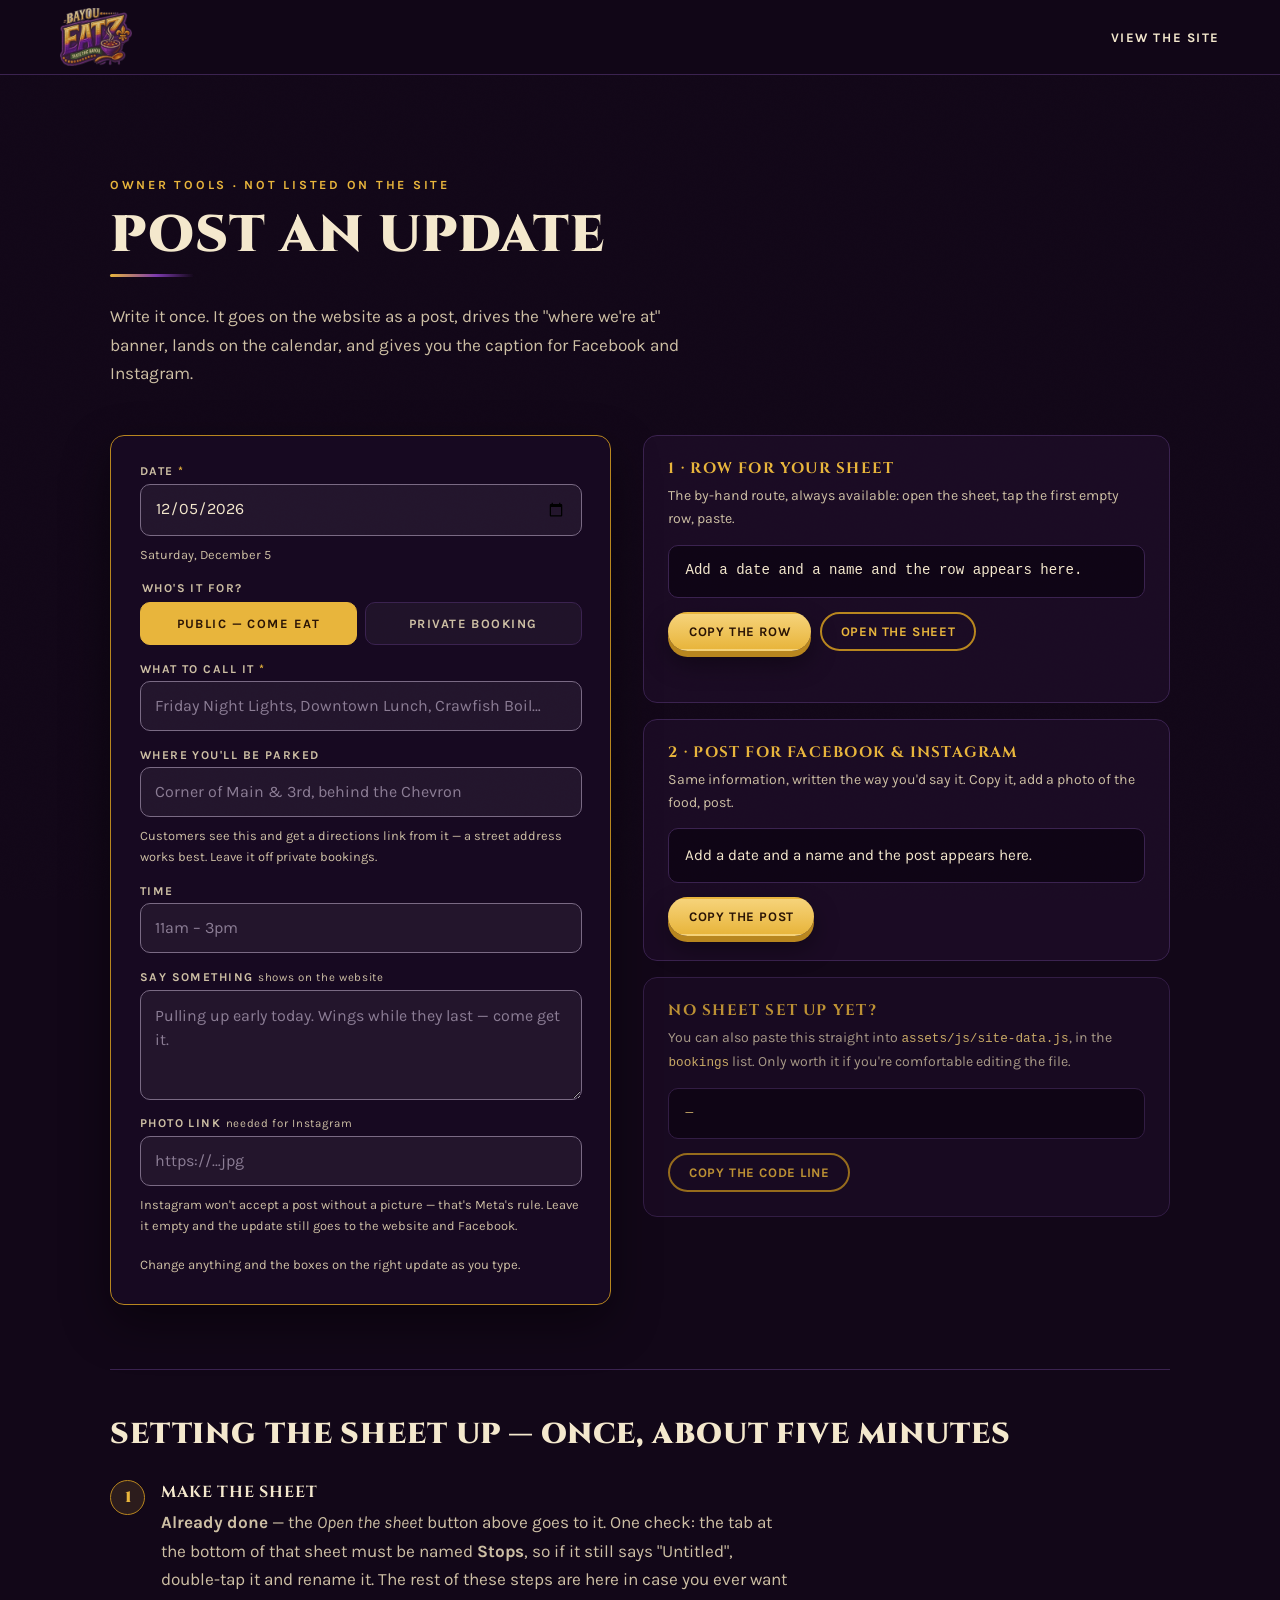
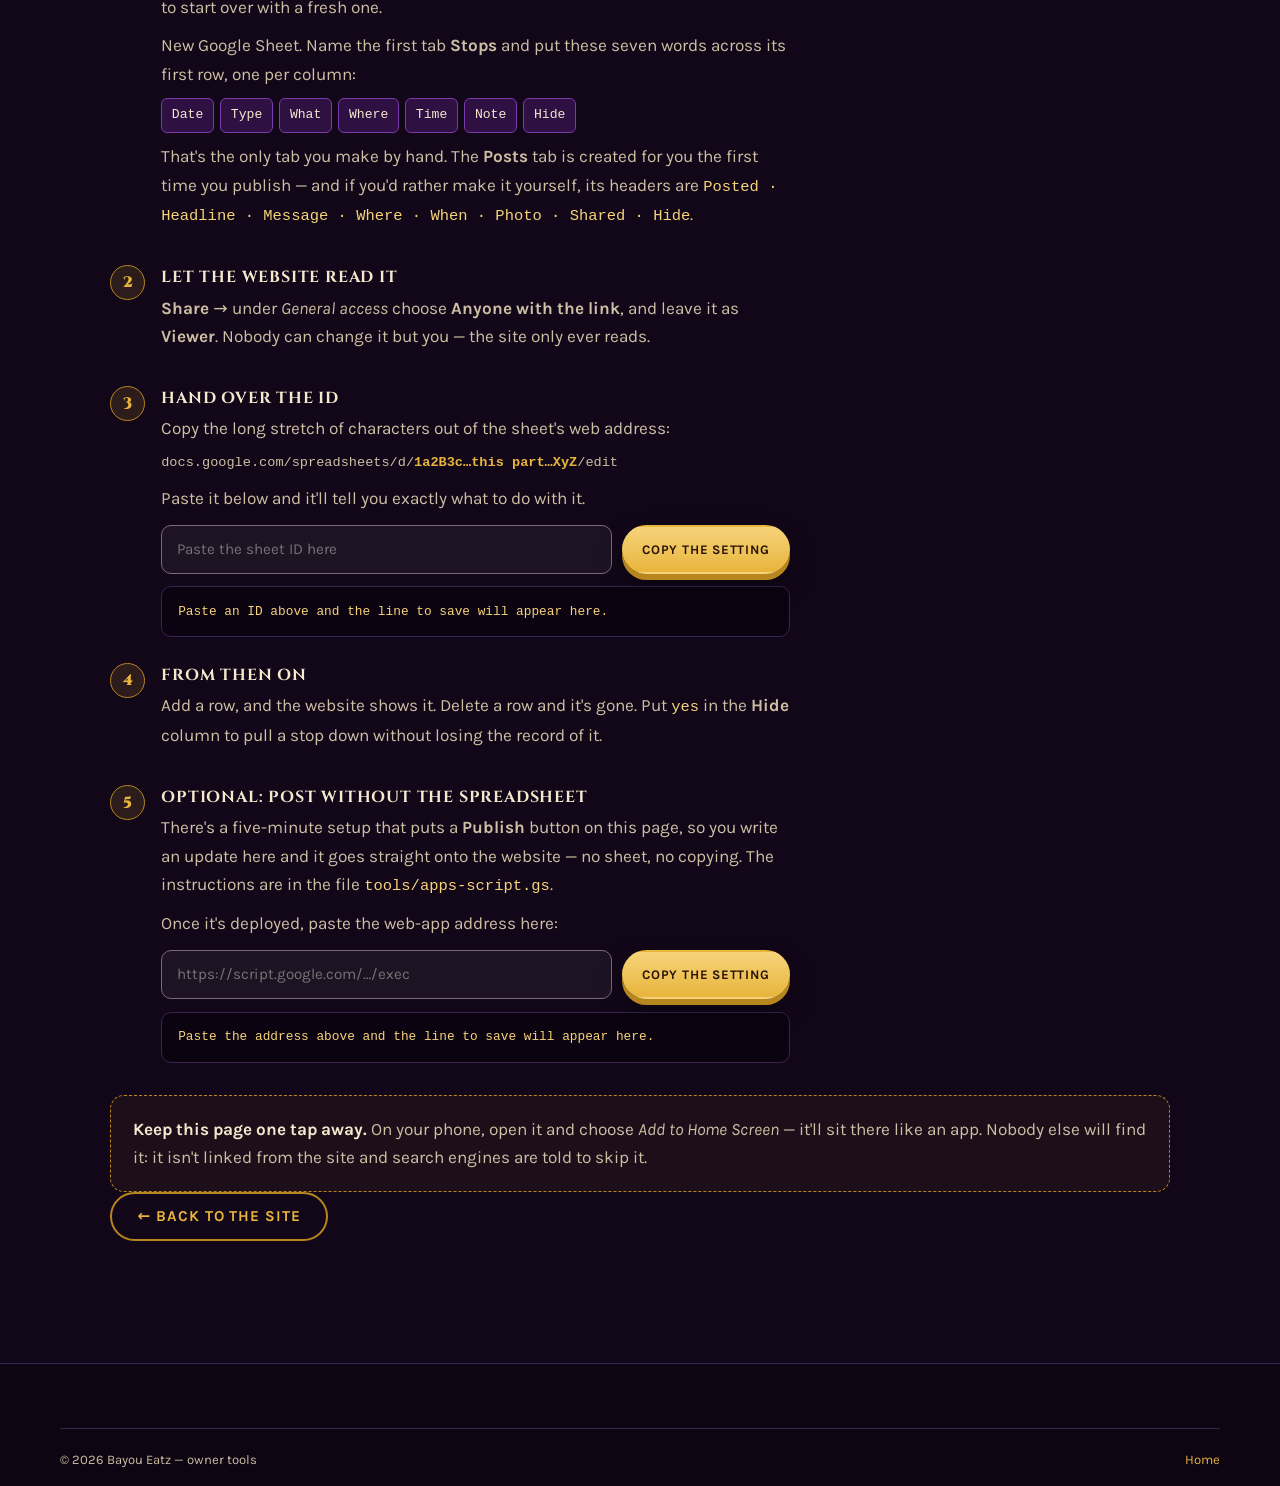
<file: post.html>
<!doctype html>
<html lang="en">
<head>
<meta charset="utf-8">
<meta name="viewport" content="width=device-width, initial-scale=1">
<title>Post an update — Bayou Eatz</title>
<meta name="robots" content="noindex, nofollow">
<meta name="theme-color" content="#170a22">
<link rel="icon" href="assets/img/favicon.svg" type="image/svg+xml">
<link rel="apple-touch-icon" href="assets/img/apple-touch-icon.png">
<link rel="preconnect" href="https://fonts.googleapis.com">
<link rel="preconnect" href="https://fonts.gstatic.com" crossorigin>
<link href="https://fonts.googleapis.com/css2?family=Alfa+Slab+One&family=Cinzel:wght@500;700;900&family=Karla:wght@400;500;700&display=swap" rel="stylesheet">
<link rel="stylesheet" href="assets/css/styles.css">
</head>
<body class="owner-page">
<a class="skip-link" href="#main">Skip to content</a>

<header class="site-header">
  <div class="wrap header-inner">
    <a class="brand" href="index.html" aria-label="Bayou Eatz — home">
      <img class="brand-logo" src="assets/img/logo-small.webp" alt="Bayou Eatz" width="360" height="291">
    </a>
    <nav class="site-nav" aria-label="Main">
      <ul><li><a href="index.html">View the site</a></li></ul>
    </nav>
  </div>
</header>

<main id="main">
  <section class="section">
    <div class="wrap owner-wrap">
      <header class="section-head">
        <p class="eyebrow">Owner tools · not listed on the site</p>
        <h1 class="h2">Post an update</h1>
        <p class="section-sub">Write it once. It goes on the website as a post, drives the "where we're at" banner, lands on the calendar, and gives you the caption for Facebook and Instagram.</p>
      </header>

      <div class="owner-grid">
        <form class="owner-form" data-post-form novalidate>
          <div class="field">
            <label for="p-date">Date <span class="req" aria-hidden="true">*</span></label>
            <input id="p-date" name="date" type="date" required>
            <p class="field-hint" data-day-hint></p>
          </div>

          <fieldset class="field">
            <legend>Who's it for?</legend>
            <div class="seg" role="radiogroup" aria-label="Stop type">
              <label class="seg-opt">
                <input type="radio" name="type" value="public" checked>
                <span>Public — come eat</span>
              </label>
              <label class="seg-opt">
                <input type="radio" name="type" value="private">
                <span>Private booking</span>
              </label>
            </div>
          </fieldset>

          <div class="field">
            <label for="p-what">What to call it <span class="req" aria-hidden="true">*</span></label>
            <input id="p-what" name="what" type="text" placeholder="Friday Night Lights, Downtown Lunch, Crawfish Boil…" required>
          </div>

          <div class="field" data-where-field>
            <label for="p-where">Where you'll be parked</label>
            <input id="p-where" name="where" type="text" placeholder="Corner of Main &amp; 3rd, behind the Chevron">
            <p class="field-hint">Customers see this and get a directions link from it — a street address works best. Leave it off private bookings.</p>
          </div>

          <div class="field">
            <label for="p-time">Time</label>
            <input id="p-time" name="time" type="text" placeholder="11am – 3pm">
          </div>

          <div class="field">
            <label for="p-note">Say something <span class="opt">shows on the website</span></label>
            <textarea id="p-note" name="note" rows="3" placeholder="Pulling up early today. Wings while they last — come get it."></textarea>
          </div>

          <div class="field">
            <label for="p-photo">Photo link <span class="opt">needed for Instagram</span></label>
            <input id="p-photo" name="photo" type="url" inputmode="url" placeholder="https://…jpg">
            <p class="field-hint">Instagram won't accept a post without a picture — that's Meta's rule. Leave it empty and the update still goes to the website and Facebook.</p>
          </div>

          <p class="owner-hint">Change anything and the boxes on the right update as you type.</p>
        </form>

        <div class="owner-out">
          <!-- Only shown once publishUrl is set in site-data.js -->
          <section class="out-card out-card-publish" data-publish-card hidden>
            <h3>Publish to the website</h3>
            <p class="out-help">One tap and it's live — the post, the banner, the calendar and your socials, all at once.</p>
            <p class="publish-targets" data-publish-targets></p>
            <div class="publish-row">
              <label class="sr-only" for="p-code">Passcode</label>
              <input id="p-code" type="password" inputmode="text" placeholder="Your passcode" autocomplete="current-password" data-publish-code>
              <button class="btn btn-primary" type="button" data-publish>Publish it</button>
            </div>
            <label class="publish-remember">
              <input type="checkbox" data-publish-remember> Remember the passcode on this phone
            </label>
            <p class="out-note" data-publish-note role="status" aria-live="polite"></p>
          </section>

          <section class="out-card">
            <h3>1 · Row for your sheet</h3>
            <p class="out-help">The by-hand route, always available: open the sheet, tap the first empty row, paste.</p>
            <output class="out-box" data-out-row>—</output>
            <div class="out-actions">
              <button class="btn btn-primary btn-sm" type="button" data-copy="row">Copy the row</button>
              <a class="btn btn-outline btn-sm" data-sheet-link href="#" target="_blank" rel="noopener">Open the sheet</a>
            </div>
            <p class="out-note" data-copy-note role="status" aria-live="polite"></p>
          </section>

          <section class="out-card">
            <h3>2 · Post for Facebook &amp; Instagram</h3>
            <p class="out-help">Same information, written the way you'd say it. Copy it, add a photo of the food, post.</p>
            <output class="out-box out-box-post" data-out-social>—</output>
            <div class="out-actions">
              <button class="btn btn-primary btn-sm" type="button" data-copy="social">Copy the post</button>
              <button class="btn btn-outline btn-sm" type="button" data-share hidden>Share…</button>
            </div>
          </section>

          <section class="out-card out-card-quiet">
            <h3>No sheet set up yet?</h3>
            <p class="out-help">You can also paste this straight into <code>assets/js/site-data.js</code>, in the <code>bookings</code> list. Only worth it if you're comfortable editing the file.</p>
            <output class="out-box out-box-code" data-out-code>—</output>
            <div class="out-actions">
              <button class="btn btn-outline btn-sm" type="button" data-copy="code">Copy the code line</button>
            </div>
          </section>
        </div>
      </div>

      <section class="setup">
        <h3>Setting the sheet up — once, about five minutes</h3>
        <ol class="setup-steps">
          <li>
            <h4>Make the sheet</h4>
            <p><strong>Already done</strong> — the <em>Open the sheet</em> button above goes to it. One check: the tab at the bottom of that sheet must be named <strong>Stops</strong>, so if it still says "Untitled", double-tap it and rename it. The rest of these steps are here in case you ever want to start over with a fresh one.</p>
            <p>New Google Sheet. Name the first tab <strong>Stops</strong> and put these seven words across its first row, one per column:</p>
            <p class="setup-cols"><code>Date</code> <code>Type</code> <code>What</code> <code>Where</code> <code>Time</code> <code>Note</code> <code>Hide</code></p>
            <p>That's the only tab you make by hand. The <strong>Posts</strong> tab is created for you the first time you publish — and if you'd rather make it yourself, its headers are <code>Posted · Headline · Message · Where · When · Photo · Shared · Hide</code>.</p>
          </li>
          <li>
            <h4>Let the website read it</h4>
            <p><strong>Share</strong> → under <em>General access</em> choose <strong>Anyone with the link</strong>, and leave it as <strong>Viewer</strong>. Nobody can change it but you — the site only ever reads.</p>
          </li>
          <li>
            <h4>Hand over the ID</h4>
            <p>Copy the long stretch of characters out of the sheet's web address:</p>
            <p class="setup-url">docs.google.com/spreadsheets/d/<strong>1a2B3c…this part…XyZ</strong>/edit</p>
            <p>Paste it below and it'll tell you exactly what to do with it.</p>
            <div class="setup-id">
              <label class="sr-only" for="p-sheet">Sheet ID</label>
              <input id="p-sheet" type="text" placeholder="Paste the sheet ID here" data-sheet-id>
              <button class="btn btn-primary btn-sm" type="button" data-copy="sheet">Copy the setting</button>
            </div>
            <output class="out-box out-box-code" data-out-sheet>Paste an ID above and the line to save will appear here.</output>
          </li>
          <li>
            <h4>From then on</h4>
            <p>Add a row, and the website shows it. Delete a row and it's gone. Put <code>yes</code> in the <strong>Hide</strong> column to pull a stop down without losing the record of it.</p>
          </li>
          <li>
            <h4>Optional: post without the spreadsheet</h4>
            <p>There's a five-minute setup that puts a <strong>Publish</strong> button on this page, so you write an update here and it goes straight onto the website — no sheet, no copying. The instructions are in the file <code>tools/apps-script.gs</code>.</p>
            <p>Once it's deployed, paste the web-app address here:</p>
            <div class="setup-id">
              <label class="sr-only" for="p-publish">Publish URL</label>
              <input id="p-publish" type="text" placeholder="https://script.google.com/…/exec" data-publish-url>
              <button class="btn btn-primary btn-sm" type="button" data-copy="publish">Copy the setting</button>
            </div>
            <output class="out-box out-box-code" data-out-publish>Paste the address above and the line to save will appear here.</output>
          </li>
        </ol>

        <div class="setup-tip">
          <p><strong>Keep this page one tap away.</strong> On your phone, open it and choose <em>Add to Home Screen</em> — it'll sit there like an app. Nobody else will find it: it isn't linked from the site and search engines are told to skip it.</p>
        </div>
      </section>

      <p><a class="btn btn-outline" href="index.html">← Back to the site</a></p>
    </div>
  </section>
</main>

<footer class="site-footer">
  <div class="wrap footer-bottom">
    <p>&copy; <span data-year>2026</span> Bayou Eatz — owner tools</p>
    <p><a href="index.html">Home</a></p>
  </div>
</footer>

<script src="assets/js/site-data.js"></script>
<script src="assets/js/main.js"></script>
<script src="assets/js/post.js"></script>
</body>
</html>
</file>
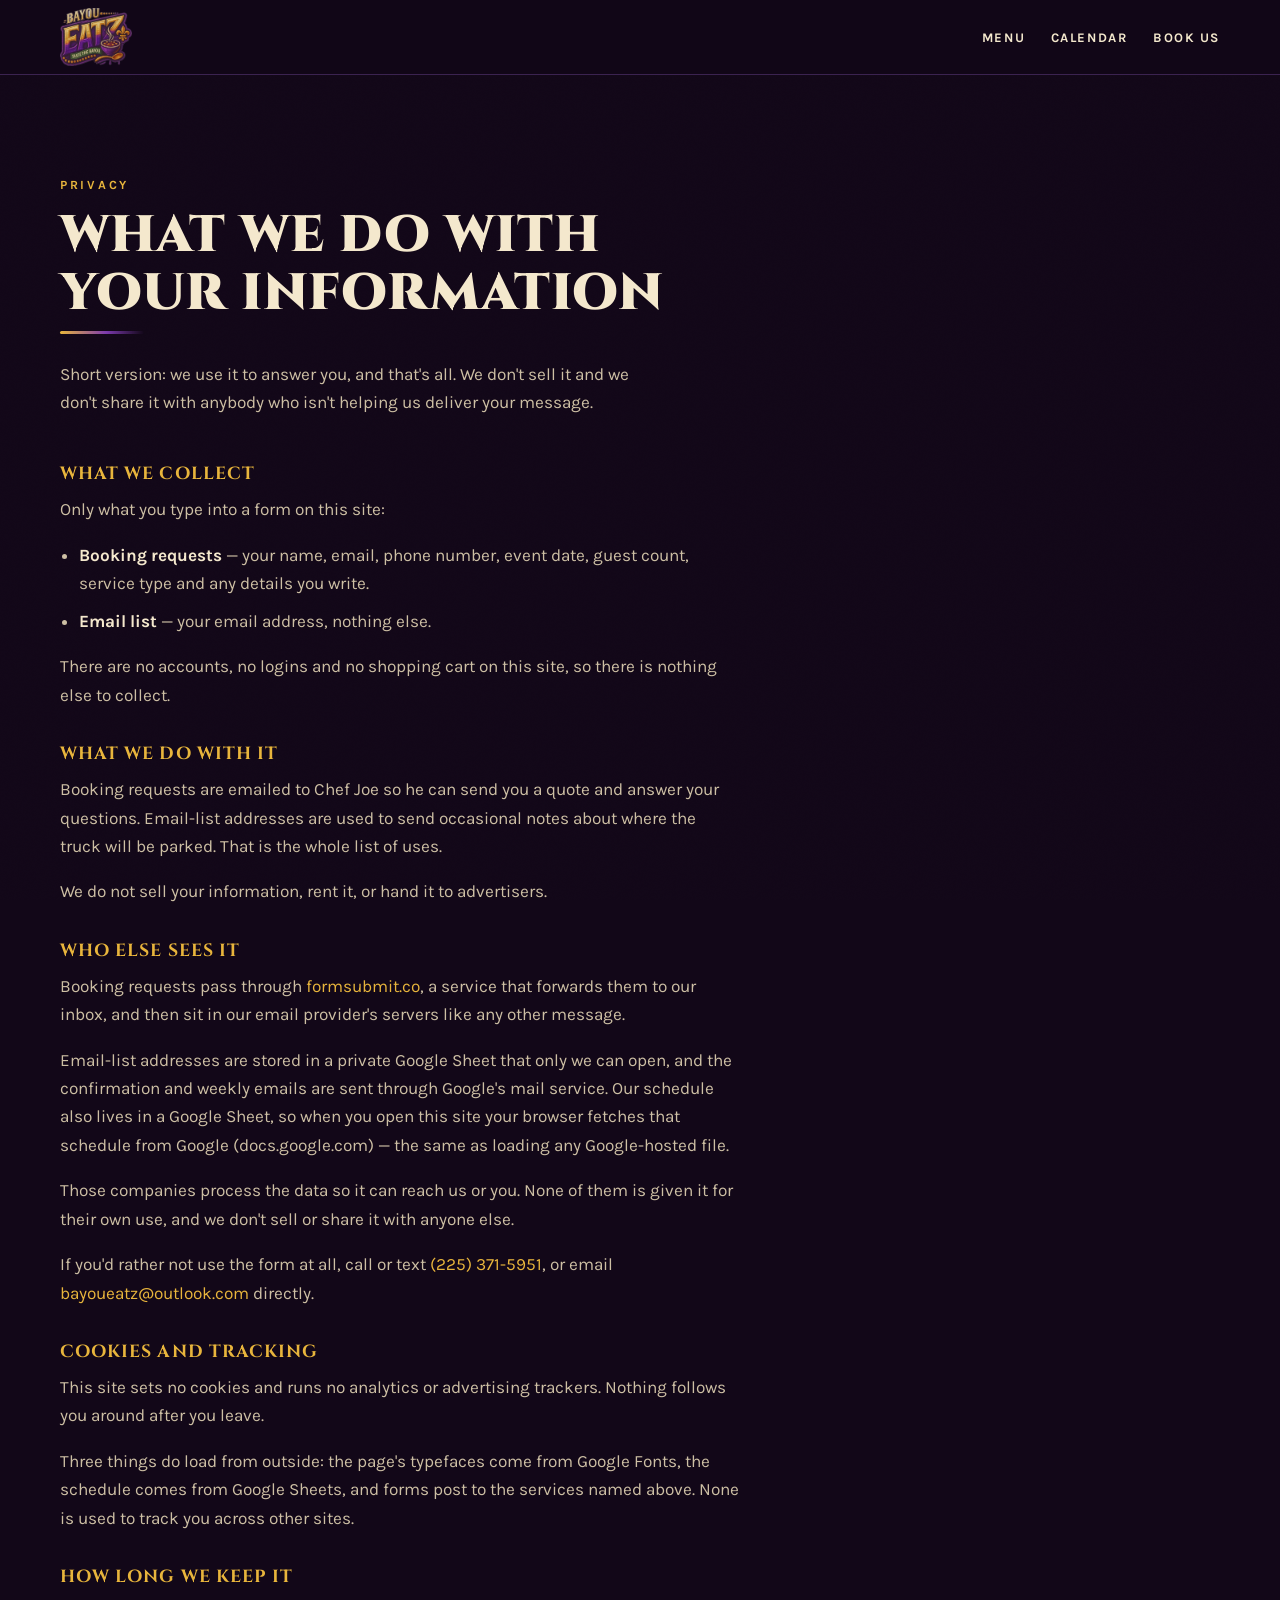
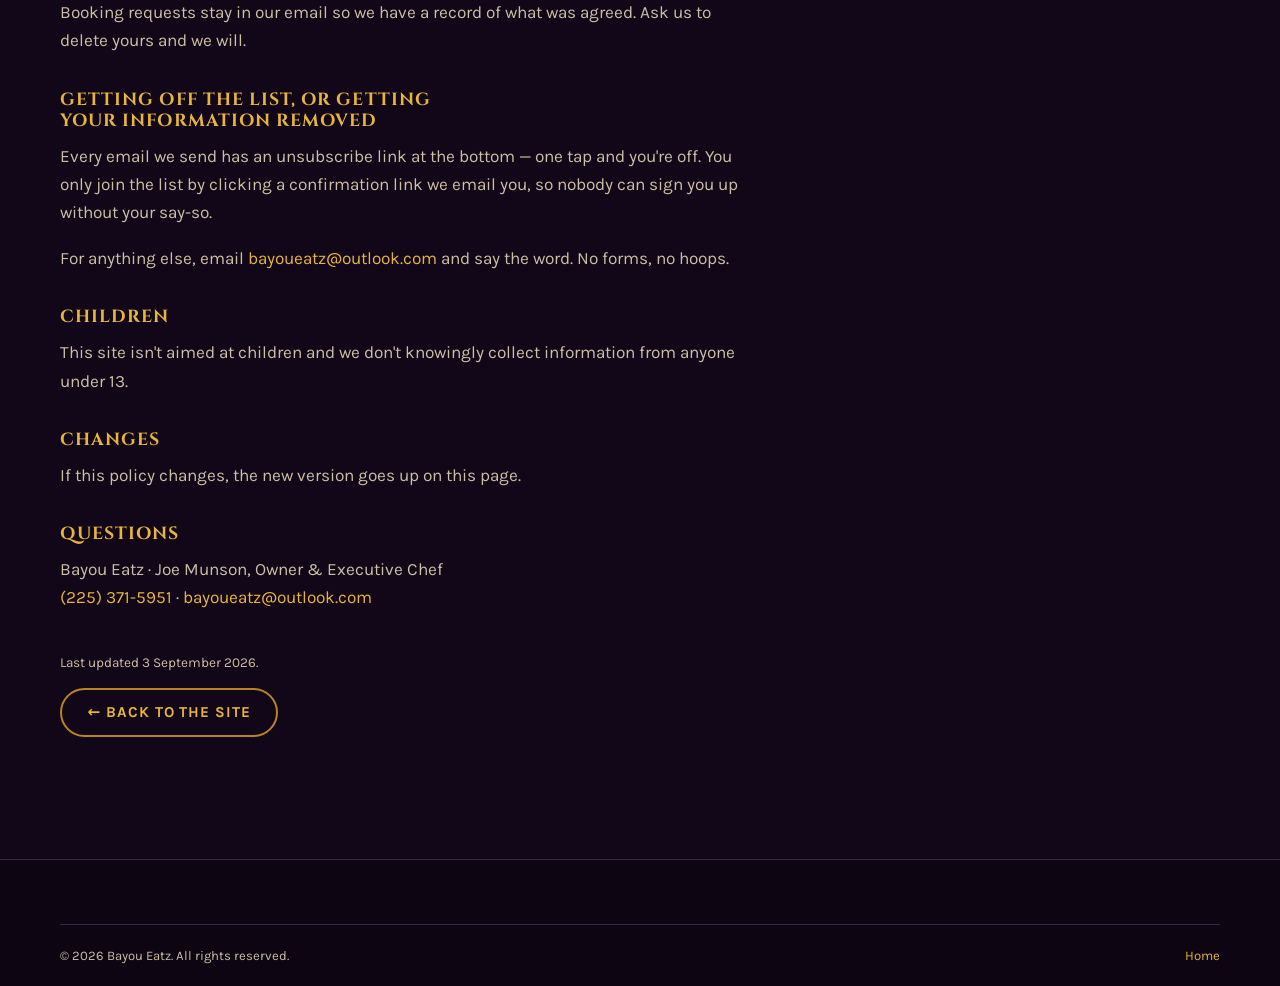
<file: privacy.html>
<!doctype html>
<html lang="en">
<head>
<meta charset="utf-8">
<meta name="viewport" content="width=device-width, initial-scale=1">
<title>Privacy — Bayou Eatz</title>
<meta name="description" content="What Bayou Eatz does with the information you send through the booking form and email list.">
<meta name="robots" content="index, follow">
<meta name="theme-color" content="#170a22">
<link rel="icon" href="assets/img/favicon.svg" type="image/svg+xml">
<link rel="apple-touch-icon" href="assets/img/apple-touch-icon.png">
<link rel="preconnect" href="https://fonts.googleapis.com">
<link rel="preconnect" href="https://fonts.gstatic.com" crossorigin>
<link href="https://fonts.googleapis.com/css2?family=Alfa+Slab+One&family=Cinzel:wght@500;700;900&family=Karla:wght@400;500;700&display=swap" rel="stylesheet">
<link rel="stylesheet" href="assets/css/styles.css">
</head>
<body>
<a class="skip-link" href="#main">Skip to content</a>

<header class="site-header" id="top">
  <div class="wrap header-inner">
    <a class="brand" href="index.html" aria-label="Bayou Eatz — home">
      <img class="brand-logo" src="assets/img/logo-small.webp" alt="Bayou Eatz" width="360" height="291">
    </a>
    <nav class="site-nav" aria-label="Main">
      <ul>
        <li><a href="index.html#menu">Menu</a></li>
        <li><a href="index.html#calendar">Calendar</a></li>
        <li><a href="index.html#catering">Book Us</a></li>
      </ul>
    </nav>
  </div>
</header>

<main id="main">
  <section class="section legal">
    <div class="wrap">
      <header class="section-head">
        <p class="eyebrow">Privacy</p>
        <h1 class="h2">What we do with your information</h1>
        <p class="section-sub">Short version: we use it to answer you, and that's all. We don't sell it and we don't share it with anybody who isn't helping us deliver your message.</p>
      </header>

      <div class="legal-body">
        <h3>What we collect</h3>
        <p>Only what you type into a form on this site:</p>
        <ul class="legal-list">
          <li><strong>Booking requests</strong> — your name, email, phone number, event date, guest count, service type and any details you write.</li>
          <li><strong>Email list</strong> — your email address, nothing else.</li>
        </ul>
        <p>There are no accounts, no logins and no shopping cart on this site, so there is nothing else to collect.</p>

        <h3>What we do with it</h3>
        <p>Booking requests are emailed to Chef Joe so he can send you a quote and answer your questions. Email-list addresses are used to send occasional notes about where the truck will be parked. That is the whole list of uses.</p>
        <p>We do not sell your information, rent it, or hand it to advertisers.</p>

        <h3>Who else sees it</h3>
        <p>Booking requests pass through <a href="https://formsubmit.co" target="_blank" rel="noopener">formsubmit.co</a>, a service that forwards them to our inbox, and then sit in our email provider's servers like any other message.</p>
        <p>Email-list addresses are stored in a private Google Sheet that only we can open, and the confirmation and weekly emails are sent through Google's mail service. Our schedule also lives in a Google Sheet, so when you open this site your browser fetches that schedule from Google (docs.google.com) — the same as loading any Google-hosted file.</p>
        <p>Those companies process the data so it can reach us or you. None of them is given it for their own use, and we don't sell or share it with anyone else.</p>
        <p>If you'd rather not use the form at all, call or text <a href="tel:+12253715951" data-phone>(225) 371-5951</a>, or email <a href="mailto:bayoueatz@outlook.com" data-email-link>bayoueatz@outlook.com</a> directly.</p>

        <h3>Cookies and tracking</h3>
        <p>This site sets no cookies and runs no analytics or advertising trackers. Nothing follows you around after you leave.</p>
        <p>Three things do load from outside: the page's typefaces come from Google Fonts, the schedule comes from Google Sheets, and forms post to the services named above. None is used to track you across other sites.</p>

        <h3>How long we keep it</h3>
        <p>Booking requests stay in our email so we have a record of what was agreed. Ask us to delete yours and we will.</p>

        <h3>Getting off the list, or getting your information removed</h3>
        <p>Every email we send has an unsubscribe link at the bottom — one tap and you're off. You only join the list by clicking a confirmation link we email you, so nobody can sign you up without your say-so.</p>
        <p>For anything else, email <a href="mailto:bayoueatz@outlook.com" data-email-link>bayoueatz@outlook.com</a> and say the word. No forms, no hoops.</p>

        <h3>Children</h3>
        <p>This site isn't aimed at children and we don't knowingly collect information from anyone under 13.</p>

        <h3>Changes</h3>
        <p>If this policy changes, the new version goes up on this page.</p>

        <h3>Questions</h3>
        <p>
          Bayou Eatz · <span data-owner-name>Joe Munson</span>, <span data-owner-title>Owner &amp; Executive Chef</span><br>
          <a href="tel:+12253715951" data-phone>(225) 371-5951</a> · <a href="mailto:bayoueatz@outlook.com" data-email-link>bayoueatz@outlook.com</a>
        </p>

        <p class="legal-updated">Last updated <time datetime="2026-09-03">3 September 2026</time>.</p>
      </div>

      <p><a class="btn btn-outline" href="index.html">← Back to the site</a></p>
    </div>
  </section>
</main>

<footer class="site-footer">
  <div class="wrap footer-bottom">
    <p>&copy; <span data-year>2026</span> Bayou Eatz. All rights reserved.</p>
    <p><a href="index.html">Home</a></p>
  </div>
</footer>

<script src="assets/js/site-data.js"></script>
<script src="assets/js/main.js"></script>
</body>
</html>
</file>
<file: assets/css/styles.css>
/* ═══════════════════════════════════════════════════════════════════
   Bayou Eatz — Taste the Bayou
   Palette pulled from the logo: Mardi Gras purple, gold, green,
   cream lettering on a near-black board.
   ═══════════════════════════════════════════════════════════════════ */

:root {
  /* Brand */
  --ink:          #120718;   /* deepest background */
  --ink-2:        #1b0b26;   /* raised panels */
  --ink-3:        #24103180; /* translucent panel */
  --purple:       #5b2183;
  --purple-lt:    #7c3aad;
  --purple-dk:    #3a1055;
  --gold:         #e8b53c;
  --gold-lt:      #f6d37a;
  --gold-dk:      #b8861f;
  --green:        #2f6b3a;
  --green-lt:     #4b8f56;
  /* Pulled from the sauce in the photos — used only for heat and "live" cues */
  --ember:        #d8541f;
  --ember-lt:     #f07a3c;
  --cream:        #f4e8cd;
  --cream-dim:    #cdbfa4;

  /* Roles */
  --bg:           var(--ink);
  --surface:      var(--ink-2);
  --text:         var(--cream);
  --text-dim:     var(--cream-dim);
  --rule:         #3b2350;
  --field-edge:   #7a6a84;   /* form boundaries: ≥3:1 against the dark cards */

  /* Type */
  --display: "Alfa Slab One", Georgia, serif;
  --heading: "Cinzel", Georgia, serif;
  --body:    "Karla", system-ui, -apple-system, "Segoe UI", sans-serif;

  /* Layout */
  --wrap: 1160px;
  --pad: clamp(1.1rem, 4vw, 2rem);
  --radius: 14px;
  --shadow: 0 18px 48px rgb(0 0 0 / .45);
  --shadow-lift: 0 26px 60px rgb(0 0 0 / .55);
  --ease: cubic-bezier(.22, .68, .36, 1);

  /* Fine print grain, echoing the textured look of the logo artwork */
  --grain: url("data:image/svg+xml,%3Csvg xmlns='http://www.w3.org/2000/svg' width='140' height='140'%3E%3Cfilter id='n'%3E%3CfeTurbulence type='fractalNoise' baseFrequency='.85' numOctaves='3'/%3E%3C/filter%3E%3Crect width='140' height='140' filter='url(%23n)' opacity='.42'/%3E%3C/svg%3E");

  /* Fleur-de-lis mask, reused as a bullet and divider glyph */
  --fdl-src: url("data:image/svg+xml,%3Csvg xmlns='http://www.w3.org/2000/svg' viewBox='0 0 24 24'%3E%3Cpath d='M12 1c1.9 2.6 2.5 5 1.6 7.3-.5 1.3-.9 2-.9 3.2h2.1c.6-2.3 2.3-3.6 4.3-3.3 2.1.3 3.3 2 3 4-.3 2.2-2.3 3.6-4.8 3.3-.9-.1-1.7-.4-2.5-.9.6 1.6 1.9 2.6 3.6 3l-.5 1.6c-1.7-.3-3-1-3.9-2.1V21h1.8v1.6h-1.8V24h-1.8v-1.4H10V21h1.2v-3.9c-.9 1.1-2.2 1.8-3.9 2.1l-.5-1.6c1.7-.4 3-1.4 3.6-3-.8.5-1.6.8-2.5.9-2.5.3-4.5-1.1-4.8-3.3-.3-2 .9-3.7 3-4 2-.3 3.7 1 4.3 3.3h2.1c0-1.2-.4-1.9-.9-3.2C9.5 6 10.1 3.6 12 1z'/%3E%3C/svg%3E");
}

/* ── Reset ───────────────────────────────────────────────────────── */
*, *::before, *::after { box-sizing: border-box; }
html { scroll-behavior: smooth; -webkit-text-size-adjust: 100%; scroll-padding-top: 5.2rem; }
body {
  margin: 0;
  background: var(--bg);
  color: var(--text);
  font: 400 clamp(1rem, .96rem + .2vw, 1.075rem)/1.65 var(--body);
  overflow-x: hidden;
}
img { max-width: 100%; height: auto; display: block; }

/* The hidden attribute has to beat every per-class display rule, or a
   .btn[hidden] renders anyway. The one deliberate exception is the no-JS
   menu, which re-shows its panels further down. */
[hidden] { display: none !important; }

/* Page-wide grain. Sits above the backgrounds, below everything clickable. */
body::after {
  content: ""; position: fixed; inset: 0; z-index: 1;
  background-image: var(--grain);
  opacity: .05; pointer-events: none; mix-blend-mode: overlay;
}
.site-header, main, .site-footer, .lightbox, .action-bar { position: relative; z-index: 2; }
a { color: var(--gold); text-decoration: none; }
a:hover { color: var(--gold-lt); }
h1, h2, h3 { line-height: 1.12; margin: 0 0 .5em; text-wrap: balance; }
p { margin: 0 0 1em; }
ul, ol { margin: 0; padding: 0; list-style: none; }
code { font-family: ui-monospace, Menlo, Consolas, monospace; font-size: .9em; color: var(--gold-lt); }

:focus-visible { outline: 3px solid var(--gold); outline-offset: 3px; border-radius: 4px; }

.sr-only {
  position: absolute; width: 1px; height: 1px; padding: 0; margin: -1px;
  overflow: hidden; clip: rect(0 0 0 0); white-space: nowrap; border: 0;
}
.skip-link {
  position: absolute; left: 50%; top: -100px; transform: translateX(-50%);
  background: var(--gold); color: var(--ink); padding: .7rem 1.2rem;
  font-weight: 700; border-radius: 0 0 8px 8px; z-index: 200; transition: top .18s;
}
.skip-link:focus { top: 0; color: var(--ink); }

.wrap { width: min(100% - 2 * var(--pad), var(--wrap)); margin-inline: auto; }

/* ── Ornaments ───────────────────────────────────────────────────── */

/* fleur-de-lis glyph used as a divider bullet */
.fdl {
  display: inline-block; width: 1em; height: 1em; vertical-align: -.15em;
  background: currentColor;
  -webkit-mask: var(--fdl-src) center / contain no-repeat;
          mask: var(--fdl-src) center / contain no-repeat;
}
.fdl-lg { width: 2.4rem; height: 2.4rem; color: var(--gold); }

/* Mardi Gras bead strand */
.beads {
  height: 14px;
  background-image:
    radial-gradient(circle at 7px 7px, var(--gold) 5px, transparent 5.5px),
    radial-gradient(circle at 25px 7px, var(--purple-lt) 5px, transparent 5.5px),
    radial-gradient(circle at 43px 7px, var(--green-lt) 5px, transparent 5.5px);
  background-size: 54px 14px;
  background-repeat: repeat-x;
  opacity: .85;
}

.eyebrow {
  font: 700 .78rem/1 var(--body);
  letter-spacing: .22em;
  text-transform: uppercase;
  color: var(--gold);
  margin: 0 0 1rem;
  display: flex; align-items: center; gap: .55rem; flex-wrap: wrap;
}

/* ── Buttons ─────────────────────────────────────────────────────── */
.btn {
  display: inline-flex; align-items: center; justify-content: center; gap: .5rem;
  font: 700 .95rem/1 var(--body);
  letter-spacing: .06em; text-transform: uppercase;
  padding: .95rem 1.6rem;
  border-radius: 999px;
  border: 2px solid transparent;
  cursor: pointer;
  transition: transform .15s ease, background-color .2s, color .2s, border-color .2s, box-shadow .2s;
  white-space: nowrap;
}
.btn { position: relative; overflow: hidden; isolation: isolate; }
.btn:hover { transform: translateY(-2px); }
.btn:active { transform: translateY(0); }
/* a light sweeps across on hover — one beat, not a loop */
.btn::after {
  content: ""; position: absolute; inset: 0; z-index: -1;
  background: linear-gradient(105deg, transparent 35%, rgb(255 255 255 / .38) 50%, transparent 65%);
  transform: translateX(-120%);
}
.btn:hover::after { transition: transform .6s var(--ease); transform: translateX(120%); }

.btn-primary {
  background: linear-gradient(180deg, var(--gold-lt), var(--gold));
  color: #2a1405;
  box-shadow: 0 6px 0 var(--gold-dk), 0 12px 26px rgb(0 0 0 / .4);
}
.btn-primary:hover { color: #2a1405; box-shadow: 0 8px 0 var(--gold-dk), 0 16px 30px rgb(0 0 0 / .45); }
.btn-primary:active { box-shadow: 0 3px 0 var(--gold-dk); }

.btn-ghost { background: rgb(255 255 255 / .06); color: var(--cream); border-color: var(--purple-lt); }
.btn-ghost:hover { background: var(--purple); color: #fff; border-color: var(--gold); }

.btn-outline { background: transparent; color: var(--gold); border-color: var(--gold-dk); }
.btn-outline:hover { background: var(--gold); color: #2a1405; border-color: var(--gold); }

.btn-sm { padding: .68rem 1.15rem; font-size: .82rem; }
.btn-lg { padding: 1.1rem 2rem; font-size: 1rem; }
.btn-block { width: 100%; }

/* ── Header ──────────────────────────────────────────────────────── */
.site-header {
  position: sticky; top: 0; z-index: 100;
  background: rgb(18 7 24 / .82);
  backdrop-filter: blur(12px);
  border-bottom: 1px solid var(--rule);
  transition: box-shadow .25s, background-color .25s;
}
.site-header.is-stuck { box-shadow: 0 10px 30px rgb(0 0 0 / .5); background: rgb(18 7 24 / .96); }

.header-inner { display: flex; align-items: center; gap: 1rem; min-height: 74px; }
.brand { display: flex; align-items: center; margin-right: auto; }
.brand-logo { height: 58px; width: auto; }

.site-nav { display: flex; align-items: center; gap: 1.6rem; }
.site-nav ul { display: flex; align-items: center; gap: 1.6rem; }
.site-nav a {
  font: 700 .82rem/1 var(--body);
  letter-spacing: .12em; text-transform: uppercase;
  color: var(--cream); padding: .4rem 0; position: relative;
}
.site-nav a::after {
  content: ""; position: absolute; left: 0; right: 100%; bottom: 0;
  height: 2px; background: var(--gold); transition: right .22s ease;
}
.site-nav a:hover { color: var(--gold); }
.site-nav a:hover::after { right: 0; }
.site-nav .nav-cta::after { display: none; }
.site-nav .nav-cta { color: #2a1405; }

.nav-toggle {
  display: none; width: 46px; height: 46px; border-radius: 10px;
  background: rgb(255 255 255 / .06); border: 1px solid var(--rule);
  cursor: pointer; place-items: center;
}
.nav-toggle-bars, .nav-toggle-bars::before, .nav-toggle-bars::after {
  display: block; width: 22px; height: 2px; background: var(--gold);
  border-radius: 2px; transition: transform .22s, opacity .18s;
}
.nav-toggle-bars { position: relative; }
.nav-toggle-bars::before, .nav-toggle-bars::after { content: ""; position: absolute; left: 0; }
.nav-toggle-bars::before { top: -7px; }
.nav-toggle-bars::after  { top: 7px; }
.nav-toggle[aria-expanded="true"] .nav-toggle-bars { background: transparent; }
.nav-toggle[aria-expanded="true"] .nav-toggle-bars::before { transform: translateY(7px) rotate(45deg); }
.nav-toggle[aria-expanded="true"] .nav-toggle-bars::after  { transform: translateY(-7px) rotate(-45deg); }

/* ── Social icon links ───────────────────────────────────────────── */
.social-icons { display: flex; align-items: center; gap: .5rem; }
.social-icon {
  width: 38px; height: 38px; flex: none;
  display: grid; place-items: center;
  border-radius: 50%;
  color: var(--cream);
  background: rgb(255 255 255 / .06);
  border: 1px solid var(--rule);
  transition: background-color .2s, border-color .2s, color .2s, transform .15s;
}
.social-icon svg { width: 19px; height: 19px; fill: currentColor; }
.social-icon:hover {
  color: #2a1405; background: var(--gold);
  border-color: var(--gold); transform: translateY(-2px);
}
.site-footer .social-icons { margin-top: 1.1rem; }

/* ── Hero ────────────────────────────────────────────────────────── */
.hero {
  position: relative;
  padding: clamp(3rem, 8vw, 5.5rem) 0 0;
  background: var(--ink);
  overflow: hidden;
  isolation: isolate;
}
.hero-media { position: absolute; inset: 0; z-index: -1; overflow: hidden; }
.hero-bg {
  width: 100%; height: 118%;
  object-fit: cover;
  will-change: transform;
}
/* Two scrims: one to sink the photo, one to seat the section on the page
   below it so there's no seam. */
.hero-scrim {
  position: absolute; inset: 0;
  background:
    radial-gradient(90% 70% at 50% 22%, rgb(18 7 24 / .18), rgb(18 7 24 / .82) 78%),
    linear-gradient(180deg, rgb(18 7 24 / .55) 0%, rgb(18 7 24 / .2) 35%, var(--ink) 97%);
}
.hero-glow {
  position: absolute; inset: -20% -10% auto; height: 62%;
  background: radial-gradient(50% 60% at 50% 40%, rgb(232 181 60 / .2), transparent 70%);
  filter: blur(24px); pointer-events: none;
}

/* live status */
.status-pill {
  display: inline-flex; align-items: center; gap: .6rem;
  margin: 0 auto 1.5rem;
  padding: .5rem 1.1rem .5rem .8rem;
  border-radius: 999px;
  border: 1px solid var(--rule);
  background: rgb(18 7 24 / .72);
  backdrop-filter: blur(8px);
  font: 700 .75rem/1 var(--body);
  letter-spacing: .14em; text-transform: uppercase; color: var(--text-dim);
}
.status-dot {
  width: 9px; height: 9px; border-radius: 50%; flex: none;
  background: var(--text-dim);
  box-shadow: 0 0 0 0 rgb(75 143 86 / .6);
}
.status-pill.is-open { color: var(--cream); border-color: var(--green-lt); }
.status-pill.is-open .status-dot {
  background: var(--green-lt);
  animation: livePulse 2.4s var(--ease) infinite;
}
.status-pill.is-booked { border-color: var(--purple-lt); color: var(--cream); }
.status-pill.is-booked .status-dot { background: var(--purple-lt); }
@keyframes livePulse {
  0%   { box-shadow: 0 0 0 0 rgb(75 143 86 / .55); }
  70%  { box-shadow: 0 0 0 9px rgb(75 143 86 / 0); }
  100% { box-shadow: 0 0 0 0 rgb(75 143 86 / 0); }
}

/* scroll cue */
.hero-scroll {
  position: absolute; left: 50%; bottom: 4.6rem; z-index: 3;
  transform: translateX(-50%);
  width: 26px; height: 46px; border-radius: 999px;
  border: 1px solid var(--rule);
  display: grid; place-items: start center; padding-top: 8px;
  background: rgb(18 7 24 / .4);
}
.hero-scroll-line {
  width: 3px; height: 9px; border-radius: 2px; background: var(--gold);
  animation: scrollHint 1.9s var(--ease) infinite;
}
.hero-scroll:hover { border-color: var(--gold-dk); }
@keyframes scrollHint {
  0%, 100% { transform: translateY(0); opacity: 1; }
  60%      { transform: translateY(14px); opacity: 0; }
}
.hero-inner { position: relative; z-index: 2; text-align: center; padding-bottom: clamp(5rem, 10vw, 7.5rem); display: flex; flex-direction: column; align-items: center; }
.hero .eyebrow { justify-content: center; }

.hero-logo { margin: 0 0 1.4rem; }
.hero-logo img {
  width: min(100%, 460px);
  height: auto;
  margin-inline: auto;
  filter: drop-shadow(0 14px 34px rgb(0 0 0 / .55));
}
.hero-tagline {
  font-family: var(--display);
  font-size: clamp(1.5rem, 1.1rem + 2.1vw, 2.6rem);
  line-height: 1.15;
  text-transform: uppercase;
  letter-spacing: .01em;
  text-wrap: balance;
  margin: 0 0 1.1rem;
  color: var(--cream);
  text-shadow: 0 3px 0 var(--purple-dk), 0 6px 22px rgb(0 0 0 / .6);
}
.lede {
  max-width: 60ch; margin: 0 auto 2rem;
  font-size: clamp(1.05rem, 1rem + .45vw, 1.3rem);
  color: var(--text-dim);
}
.hero-actions { display: flex; flex-wrap: wrap; gap: .9rem; justify-content: center; }

.hero-facts {
  display: grid; gap: 1px;
  grid-template-columns: repeat(auto-fit, minmax(180px, 1fr));
  margin: clamp(2.5rem, 6vw, 3.5rem) auto 0;
  max-width: 820px;
  background: var(--rule);
  border: 1px solid var(--rule);
  border-radius: var(--radius);
  overflow: hidden;
}
.hero-facts { backdrop-filter: blur(10px); width: 100%; }
.hero-facts > div { background: rgb(27 11 38 / .82); padding: 1.25rem 1rem; transition: background-color .25s; }
.hero-facts > div:hover { background: rgb(91 33 131 / .45); }
.hero-facts dt {
  font: 700 .7rem/1 var(--body); letter-spacing: .18em;
  text-transform: uppercase; color: var(--gold); margin-bottom: .5rem;
}
.hero-facts dd { margin: 0; font-weight: 500; color: var(--cream); }

.hero-strip {
  position: relative;
  border-block: 1px solid var(--rule);
  background: linear-gradient(90deg, var(--purple-dk), #2a0f3d);
  overflow: hidden;
  padding: .8rem 0;
}
.hero-strip-track {
  display: flex; align-items: center; gap: 1.6rem;
  width: max-content;
  animation: marquee 34s linear infinite;
}
.hero-strip-track span {
  font: 700 .82rem/1 var(--heading);
  letter-spacing: .2em; text-transform: uppercase; color: var(--gold-lt);
  white-space: nowrap;
}
.hero-strip-track .fdl { color: var(--green-lt); }
@keyframes marquee { to { transform: translateX(-50%); } }
.hero-strip:hover .hero-strip-track,
.hero-strip:focus-within .hero-strip-track,
.hero-strip.is-paused .hero-strip-track { animation-play-state: paused; }
.strip-pause {
  /* the animated track forms its own stacking layer and paints after this
     button in DOM order — without a z-index the track sits on top of it */
  position: absolute; z-index: 2; right: .6rem; top: 50%; transform: translateY(-50%);
  width: 34px; height: 34px; border-radius: 50%;
  display: grid; place-items: center;
  font-size: .8rem; line-height: 1; cursor: pointer;
  color: var(--cream); background: rgb(18 7 24 / .75);
  border: 1px solid var(--rule);
}
.strip-pause:hover { border-color: var(--gold); color: var(--gold); }

/* ── Sections ────────────────────────────────────────────────────── */
.section { padding: clamp(3.5rem, 9vw, 6.5rem) 0; position: relative; }
.section-head { max-width: 62ch; margin-bottom: clamp(2rem, 5vw, 3rem); }
.section h2, .section h1.h2 {
  font-family: var(--heading);
  font-weight: 900;
  font-size: clamp(2rem, 1.5rem + 2.4vw, 3.2rem);
  text-transform: uppercase;
  letter-spacing: .02em;
  color: var(--cream);
  position: relative;
}
.section-head h2::after, .section-head h1.h2::after {
  content: ""; display: block; width: 84px; height: 3px;
  margin-top: .55rem; border-radius: 2px;
  background: linear-gradient(90deg, var(--gold), var(--purple-lt) 55%, transparent);
}
.section-sub { color: var(--text-dim); max-width: 58ch; margin: 0; }

/* ── Find us / schedule ──────────────────────────────────────────── */
.section-find { background: linear-gradient(180deg, var(--ink), #170a22); }
.schedule { display: grid; gap: .85rem; }
.schedule-row {
  display: grid;
  grid-template-columns: 108px 1fr auto;
  gap: 1.2rem; align-items: center;
  padding: 1.15rem 1.35rem;
  background: rgb(36 16 49 / .6);
  border: 1px solid var(--rule);
  border-left: 4px solid var(--purple-lt);
  border-radius: 12px;
  transition: border-color .2s, transform .2s, background-color .2s;
}
.schedule-row:hover { transform: translateX(4px); border-left-color: var(--gold); }
.schedule-row.is-today {
  background: rgb(91 33 131 / .38);
  border-left-color: var(--gold);
  box-shadow: inset 0 0 0 1px rgb(232 181 60 / .25);
}
.schedule-day {
  font: 900 1rem/1.2 var(--heading); text-transform: uppercase;
  letter-spacing: .08em; color: var(--gold);
}
.schedule-day small { display: block; font: 500 .72rem/1.4 var(--body); letter-spacing: .12em; color: var(--text-dim); }
.schedule-where strong { display: block; font-size: 1.05rem; color: var(--cream); }
.schedule-where span { color: var(--text-dim); font-size: .93rem; }
.schedule-time {
  font: 700 .85rem/1 var(--body); letter-spacing: .08em; text-transform: uppercase;
  color: var(--cream); background: rgb(47 107 58 / .35);
  border: 1px solid var(--green-lt); border-radius: 999px; padding: .5rem .9rem;
  white-space: nowrap;
}
.schedule-row.is-closed .schedule-time { background: rgb(255 255 255 / .05); border-color: var(--rule); color: var(--text-dim); }
.schedule-empty { color: var(--text-dim); padding: 1rem 0; }
.today-badge {
  display: inline-block; margin-left: .5rem; vertical-align: middle;
  font: 700 .62rem/1 var(--body); letter-spacing: .14em; text-transform: uppercase;
  background: var(--gold); color: #2a1405; padding: .3rem .5rem; border-radius: 4px;
}

.find-note {
  margin-top: 2rem; padding: 1.5rem;
  display: flex; flex-wrap: wrap; gap: 1rem 1.5rem; align-items: center; justify-content: space-between;
  border: 1px dashed var(--gold-dk); border-radius: var(--radius);
  background: rgb(232 181 60 / .05);
}
.find-note p { margin: 0; color: var(--text-dim); max-width: 60ch; }
.find-note strong { color: var(--cream); }

/* ── The feed ────────────────────────────────────────────────────── */
.section-feed {
  background: linear-gradient(180deg, var(--ink), #170a22);
  border-bottom: 1px solid var(--rule);
}
.feed { display: grid; gap: 1rem; max-width: 62rem; }
.post {
  position: relative;
  padding: 1.35rem 1.5rem 1.5rem;
  border: 1px solid var(--rule); border-left: 3px solid var(--purple-lt);
  border-radius: var(--radius);
  background: rgb(36 16 49 / .5);
}
/* The newest post is the one people came for — give it the gold edge. */
.post.is-latest {
  border-left-color: var(--gold);
  background:
    radial-gradient(120% 160% at 0% 0%, rgb(91 33 131 / .5), transparent 62%),
    rgb(27 11 38 / .8);
  box-shadow: var(--shadow);
}
.post-meta {
  display: flex; align-items: center; gap: .6rem; margin: 0 0 .5rem;
  font: 700 .72rem/1 var(--body);
  letter-spacing: .16em; text-transform: uppercase; color: var(--text-dim);
}
.post-tag {
  padding: .3rem .5rem; border-radius: 4px;
  background: var(--gold); color: #2a1405; letter-spacing: .12em;
}
.post-headline {
  margin: 0 0 .4rem;
  font: 900 clamp(1.15rem, 1rem + .8vw, 1.6rem)/1.15 var(--heading);
  text-transform: uppercase; letter-spacing: .02em; color: var(--cream);
}
.post-body { margin: 0 0 .6rem; color: var(--text-dim); max-width: 62ch; }
.post-facts {
  margin: 0; font: 700 .88rem/1.4 var(--body); color: var(--gold-lt);
}
.post-link {
  display: inline-block; margin-top: .5rem;
  font: 700 .76rem/1 var(--body); letter-spacing: .1em;
  text-transform: uppercase; color: var(--gold);
  padding: .55rem .2rem;
  border-bottom: 1px solid transparent;
}
.post-link:hover { border-bottom-color: var(--gold); }

/* ── "Where we are" banner ───────────────────────────────────────── */
.next-stop {
  display: grid; gap: .35rem; justify-items: start;
  padding: clamp(1.3rem, 3vw, 1.9rem) clamp(1.3rem, 3vw, 2rem);
  margin-bottom: 1.25rem;
  border-radius: var(--radius);
  border: 1px solid var(--gold-dk);
  background:
    radial-gradient(120% 140% at 0% 0%, rgb(91 33 131 / .55), transparent 60%),
    rgb(27 11 38 / .8);
  box-shadow: var(--shadow);
}
.next-stop-label {
  margin: 0; font: 700 .72rem/1 var(--body);
  letter-spacing: .2em; text-transform: uppercase; color: var(--gold);
}
.next-stop-where {
  margin: 0; font: 900 clamp(1.5rem, 1.2rem + 1.6vw, 2.3rem)/1.1 var(--heading);
  text-transform: uppercase; letter-spacing: .02em; color: var(--cream);
}
.next-stop-when { margin: 0; color: var(--text-dim); }
.next-stop-note {
  margin: .3rem 0 0; padding: .45rem .75rem;
  border-left: 3px solid var(--gold); border-radius: 0 6px 6px 0;
  background: rgb(232 181 60 / .08);
  color: var(--cream); font-size: .93rem;
}
.next-stop .btn { margin-top: .9rem; }

.live-note {
  margin: 0 0 1.5rem; font: 700 .72rem/1.4 var(--body);
  letter-spacing: .12em; text-transform: uppercase; color: var(--green-lt);
  display: flex; align-items: center; gap: .5rem;
}
.live-note::before {
  content: ""; width: 7px; height: 7px; border-radius: 50%;
  background: var(--green-lt); flex: none;
}

/* ── Booking calendar ────────────────────────────────────────────── */
.section-calendar { background: linear-gradient(180deg, #170a22, var(--ink)); }

.cal-layout {
  display: grid; gap: clamp(1.25rem, 3vw, 2rem);
  grid-template-columns: minmax(0, 1.55fr) minmax(0, .95fr);
  align-items: start;
}

.cal-card {
  background: rgb(27 11 38 / .75);
  border: 1px solid var(--gold-dk); border-radius: var(--radius);
  box-shadow: var(--shadow);
  padding: clamp(1rem, 2.5vw, 1.6rem);
}
.cal-head {
  display: flex; align-items: center; justify-content: space-between;
  gap: 1rem; margin-bottom: 1.1rem;
}
.cal-head h3 {
  margin: 0; text-align: center; flex: 1 1 auto;
  font: 900 clamp(1.1rem, 1rem + .6vw, 1.5rem)/1 var(--heading);
  text-transform: uppercase; letter-spacing: .08em; color: var(--gold);
}
.cal-nav {
  width: 44px; height: 44px; flex: none;
  display: grid; place-items: center;
  font-size: 1.5rem; line-height: 1;
  color: var(--cream); background: rgb(255 255 255 / .06);
  border: 1px solid var(--rule); border-radius: 10px; cursor: pointer;
  transition: background-color .2s, border-color .2s, color .2s;
}
.cal-nav:hover:not(:disabled):not([aria-disabled="true"]) { background: var(--purple); border-color: var(--gold); color: var(--gold-lt); }
.cal-nav:disabled, .cal-nav[aria-disabled="true"] { opacity: .3; cursor: not-allowed; }

.cal-weekdays, .cal-grid {
  display: grid; grid-template-columns: repeat(7, minmax(0, 1fr)); gap: 4px;
}
.cal-weekdays {
  margin-bottom: 6px;
  font: 700 .68rem/1 var(--body); letter-spacing: .12em;
  text-transform: uppercase; color: var(--text-dim); text-align: center;
}
.cal-fallback { grid-column: 1 / -1; margin: 0; color: var(--text-dim); }

.cal-day {
  position: relative;
  min-height: 84px;
  padding: .4rem .4rem .5rem;
  border: 1px solid var(--rule); border-radius: 8px;
  background: rgb(255 255 255 / .03);
  display: flex; flex-direction: column; gap: .25rem;
  transition: border-color .18s, background-color .18s, transform .18s;
}
.cal-day.is-outside { opacity: .25; pointer-events: none; }
.cal-day.is-past { background: transparent; border-style: dashed; }
.cal-day.is-past .cal-num { color: #8c7d95; text-decoration: line-through; }
.cal-day.is-past .cal-chip { opacity: .6; }
.cal-day[role="button"]:hover { transform: translateY(-2px); border-color: var(--gold-dk); }
.cal-num {
  font: 700 .82rem/1 var(--body); color: var(--text-dim);
  font-variant-numeric: tabular-nums;
}
.cal-day.is-today { border-color: var(--gold); box-shadow: inset 0 0 0 1px rgb(232 181 60 / .35); }
.cal-day.is-today .cal-num { color: var(--gold); }
.cal-day.is-public  { background: rgb(232 181 60 / .1);  border-color: rgb(232 181 60 / .45); }
.cal-day.is-private { background: rgb(124 58 173 / .28); border-color: var(--purple-lt); }

.cal-events { display: flex; flex-direction: column; gap: 3px; }
.cal-chip {
  font: 700 .62rem/1.25 var(--body);
  letter-spacing: .03em;
  padding: .22rem .35rem; border-radius: 4px;
  overflow: hidden; text-overflow: ellipsis; white-space: nowrap;
}
.cal-chip-public  { background: var(--gold); color: #2a1405; }
.cal-chip-private { background: var(--purple-lt); color: #fff; }

.cal-legend {
  display: flex; flex-wrap: wrap; gap: .6rem 1.4rem;
  margin-top: 1.1rem; padding-top: 1rem;
  border-top: 1px solid var(--rule);
  font-size: .82rem; color: var(--text-dim);
}
.cal-legend li { display: flex; align-items: center; gap: .45rem; }
.dot { width: 12px; height: 12px; border-radius: 3px; flex: none; }
.dot-public  { background: var(--gold); }
.dot-private { background: var(--purple-lt); }
.dot-open    { background: rgb(255 255 255 / .12); border: 1px solid var(--rule); }

.cal-side {
  background: rgb(27 11 38 / .55);
  border: 1px solid var(--rule); border-radius: var(--radius);
  padding: clamp(1.1rem, 2.5vw, 1.5rem);
}
.cal-side h3 {
  font: 700 .78rem/1 var(--body); letter-spacing: .18em;
  text-transform: uppercase; color: var(--gold); margin-bottom: 1.1rem;
}
.cal-upcoming { display: grid; gap: .7rem; }
.cal-up {
  display: flex; gap: .85rem; align-items: flex-start;
  padding: .75rem .85rem;
  border: 1px solid var(--rule); border-left: 3px solid var(--purple-lt);
  border-radius: 10px; background: rgb(255 255 255 / .03);
}
.cal-up.is-public { border-left-color: var(--gold); }
.cal-up-date {
  flex: none; width: 40px; text-align: center; line-height: 1.1;
  font-variant-numeric: tabular-nums;
}
.cal-up-date strong { display: block; font: 900 1.25rem/1 var(--heading); color: var(--gold); }
.cal-up-date small { display: block; font-size: .66rem; letter-spacing: .1em; text-transform: uppercase; color: var(--text-dim); }
.cal-up-body { display: grid; gap: .15rem; min-width: 0; }
.cal-up-body strong { font-size: .95rem; color: var(--cream); }
.cal-up-body small { font-size: .8rem; color: var(--text-dim); }
.cal-none { color: var(--text-dim); font-size: .92rem; }

.cal-cta { margin-top: 1.4rem; padding-top: 1.2rem; border-top: 1px solid var(--rule); }
.cal-cta p { font-size: .9rem; color: var(--text-dim); }
.cal-cta-alt { margin: .8rem 0 0; text-align: center; font-size: .85rem; }
.cal-cta-alt a { word-break: break-word; }

/* ── Owner card ──────────────────────────────────────────────────── */
.owner-card {
  display: flex; gap: 1.1rem; align-items: flex-start;
  margin: 2rem 0 0;
  padding: 1.35rem 1.5rem;
  border: 1px solid var(--gold-dk); border-radius: var(--radius);
  background: linear-gradient(135deg, rgb(91 33 131 / .38), rgb(27 11 38 / .6));
}
.owner-mark {
  flex: none; width: 46px; height: 46px; display: grid; place-items: center;
  border-radius: 50%; background: rgb(232 181 60 / .14);
  border: 1px solid var(--gold-dk); color: var(--gold); font-size: 1.4rem;
}
.owner-body { min-width: 0; }
.owner-name {
  margin: 0; font: 900 1.3rem/1.1 var(--heading);
  text-transform: uppercase; letter-spacing: .04em; color: var(--cream);
}
.owner-role {
  margin: .15rem 0 .7rem; font: 700 .72rem/1 var(--body);
  letter-spacing: .16em; text-transform: uppercase; color: var(--gold);
}
.owner-note { margin: 0 0 .8rem; font-size: .92rem; color: var(--text-dim); }
.owner-contact { display: flex; flex-wrap: wrap; gap: .4rem 1.4rem; }
.owner-contact a { font-weight: 700; }

/* ── Menu ────────────────────────────────────────────────────────── */
.section-menu {
  background:
    radial-gradient(80% 60% at 100% 0%, rgb(91 33 131 / .3), transparent 60%),
    radial-gradient(70% 50% at 0% 100%, rgb(47 107 58 / .18), transparent 60%),
    #150822;
  border-block: 1px solid var(--rule);
}
.menu-tabs {
  display: flex; flex-wrap: wrap; gap: .5rem;
  margin-bottom: 1.75rem;
  border-bottom: 1px solid var(--rule);
  padding-bottom: 1rem;
}
.menu-tabs button {
  font: 700 .8rem/1 var(--body); letter-spacing: .1em; text-transform: uppercase;
  color: var(--text-dim); background: transparent;
  border: 1px solid var(--rule); border-radius: 999px;
  padding: .7rem 1.2rem; cursor: pointer;
  transition: color .2s, background-color .2s, border-color .2s;
}
.menu-tabs button:hover { color: var(--gold); border-color: var(--gold-dk); }
.menu-tabs button[aria-selected="true"] {
  background: linear-gradient(180deg, var(--gold-lt), var(--gold));
  color: #2a1405; border-color: var(--gold);
}

.menu-board {
  border: 1px solid var(--gold-dk);
  border-radius: var(--radius);
  background:
    linear-gradient(180deg, rgb(36 16 49 / .9), rgb(18 7 24 / .95));
  box-shadow: var(--shadow), inset 0 0 0 1px rgb(232 181 60 / .12);
  padding: clamp(1.4rem, 4vw, 2.75rem);
}

/* Without JS the tabs can't switch, so drop them and show every category
   stacked, each under its own heading. With JS the headings are redundant
   (the tab is the label), so they're hidden. */
.panel-title {
  font: 900 1.35rem/1 var(--heading); text-transform: uppercase;
  letter-spacing: .08em; color: var(--gold); margin-bottom: 1.25rem;
}
html.js .panel-title { display: none; }
html:not(.js) .menu-tabs { display: none; }
html:not(.js) .menu-panel[hidden] { display: block !important; }
html:not(.js) .menu-panel + .menu-panel {
  margin-top: 2.5rem; padding-top: 2.5rem; border-top: 1px solid var(--rule);
}
.menu-list { columns: 2; column-gap: clamp(1.75rem, 4vw, 3.25rem); }
.menu-item { break-inside: avoid; margin-bottom: 1.6rem; }
.menu-item-head {
  display: flex; align-items: baseline; gap: .5rem; margin: 0 0 .3rem;
}
.menu-item-head .dish {
  font: 700 clamp(1.05rem, 1rem + .3vw, 1.22rem)/1.3 var(--heading);
  text-transform: uppercase; letter-spacing: .03em; color: var(--cream);
}
.menu-item-head .qual {
  font: 500 .78em/1 var(--body); letter-spacing: .06em; color: var(--gold);
  text-transform: none;
}
.dots {
  flex: 1 1 auto; min-width: 1.5rem;
  border-bottom: 2px dotted rgb(232 181 60 / .45);
  transform: translateY(-.25em);
}
.price { font: 700 1.05rem/1 var(--heading); color: var(--gold); white-space: nowrap; }
.price-inline { margin-left: .5rem; }
.desc { margin: 0; color: var(--text-dim); font-size: .95rem; max-width: 46ch; }

.menu-item-feature {
  border: 1px solid var(--gold-dk); border-radius: 12px;
  background: rgb(91 33 131 / .28);
  padding: 1.1rem 1.2rem;
}
.tags { margin: .6rem 0 0; }
.tag {
  display: inline-block; font: 700 .65rem/1 var(--body);
  letter-spacing: .14em; text-transform: uppercase;
  padding: .35rem .6rem; border-radius: 4px;
  background: rgb(255 255 255 / .07); color: var(--text-dim); border: 1px solid var(--rule);
}
.tag-hot { background: var(--gold); color: #2a1405; border-color: var(--gold); }

.addons, .flavors, .drink-block { margin-top: 1.75rem; }
.addons h3, .flavors h3, .drink-block h3 {
  font: 700 .95rem/1 var(--heading); letter-spacing: .16em;
  text-transform: uppercase; color: var(--gold); margin-bottom: .9rem;
}
.addon-list { display: grid; gap: .6rem; max-width: 420px; }
.addon-list li { display: flex; align-items: baseline; gap: .5rem; color: var(--cream); }

.flavor-list { display: flex; flex-wrap: wrap; gap: .55rem; }
.flavor-list li {
  font: 700 .8rem/1 var(--body); letter-spacing: .06em;
  padding: .6rem .95rem; border-radius: 999px;
  background: rgb(91 33 131 / .4); border: 1px solid var(--purple-lt); color: var(--cream);
}
.flavor-list-sm { margin-top: .9rem; }
.flavor-list-sm li { background: rgb(47 107 58 / .3); border-color: var(--green-lt); }

.menu-callout {
  margin: 1.75rem 0 0; padding: 1rem 1.2rem;
  border: 1px solid var(--gold-dk); border-radius: 10px;
  background: rgb(232 181 60 / .07);
  color: var(--gold-lt); font-weight: 500; text-align: center;
}
.menu-callout em { color: var(--cream-dim); }
.drink-block:first-child { margin-top: 0; }
.menu-foot { margin: 1.5rem 0 0; color: var(--text-dim); font-size: .88rem; }

/* ── Story ───────────────────────────────────────────────────────── */
.story-grid {
  display: grid; gap: clamp(2rem, 5vw, 4rem);
  grid-template-columns: 1.05fr .95fr; align-items: center;
}
.story-copy p { color: var(--text-dim); }
.story-points { display: grid; gap: .9rem; margin-top: 1.75rem; }
.story-points li {
  padding-left: 2rem; position: relative; color: var(--text-dim);
}
.story-points li::before {
  content: ""; position: absolute; left: 0; top: .2em;
  width: 1.15rem; height: 1.15rem; background: var(--gold);
  -webkit-mask: var(--fdl-src) center / contain no-repeat;
          mask: var(--fdl-src) center / contain no-repeat;
}
.story-points strong { color: var(--cream); }
.story-follow { color: var(--text-dim); }

.story-figure { margin: 0; }
.story-figure img {
  width: 100%; border-radius: var(--radius);
  border: 1px solid var(--gold-dk); box-shadow: var(--shadow);
}

/* ── Catering ────────────────────────────────────────────────────── */
.section-catering {
  background: linear-gradient(180deg, #150822, #1d0b2b);
  border-block: 1px solid var(--rule);
}
.catering-grid {
  display: grid; gap: clamp(2rem, 5vw, 3.5rem);
  grid-template-columns: 1.1fr .9fr; align-items: start;
}
.catering-copy > p { color: var(--text-dim); }
.catering-packages { display: grid; gap: 1rem; margin: 2rem 0 1.25rem; }
.catering-packages li {
  padding: 1.25rem 1.4rem;
  border: 1px solid var(--rule); border-radius: 12px;
  background: rgb(36 16 49 / .6);
  transition: border-color .2s, transform .2s;
}
.catering-packages li:hover { border-color: var(--gold-dk); transform: translateY(-2px); }
.catering-packages h3 {
  font: 700 1.05rem/1 var(--heading); text-transform: uppercase;
  letter-spacing: .06em; color: var(--cream); margin-bottom: .4rem;
}
.pkg-meta { font-size: .82rem; letter-spacing: .1em; text-transform: uppercase; color: var(--gold); margin-bottom: .5rem; }
.catering-packages p:last-child { margin: 0; color: var(--text-dim); font-size: .95rem; }
.catering-fine { font-size: .85rem; color: var(--text-dim); }

.catering-form-card {
  padding: clamp(1.4rem, 3.5vw, 2.2rem);
  background: rgb(18 7 24 / .85);
  border: 1px solid var(--gold-dk); border-radius: var(--radius);
  box-shadow: var(--shadow);
  position: sticky; top: 96px;
}
.catering-form-card h3 {
  font: 900 1.5rem/1.1 var(--heading); text-transform: uppercase;
  letter-spacing: .04em; color: var(--gold);
}
.form-intro { color: var(--text-dim); font-size: .93rem; }

.quote-form { display: grid; gap: 1rem; }
.field { display: grid; gap: .4rem; }
.field-row { display: grid; gap: 1rem; grid-template-columns: 1fr 1fr; }
.field label {
  font: 700 .75rem/1 var(--body); letter-spacing: .12em;
  text-transform: uppercase; color: var(--text-dim);
}
.req { color: var(--gold); }
.field input, .field select, .field textarea {
  font: 400 1rem/1.4 var(--body);
  color: var(--cream);
  background: rgb(255 255 255 / .05);
  border: 1px solid var(--field-edge); border-radius: 10px;
  padding: .8rem .9rem; width: 100%;
  transition: border-color .18s, background-color .18s;
}
.field textarea { resize: vertical; min-height: 110px; }
.field input:focus, .field select:focus, .field textarea:focus {
  border-color: var(--gold); background: rgb(255 255 255 / .08); outline: none;
}
.field input::placeholder, .field textarea::placeholder { color: #8c7d95; }
.field select { appearance: none; background-image: linear-gradient(45deg, transparent 50%, var(--gold) 50%), linear-gradient(135deg, var(--gold) 50%, transparent 50%); background-position: calc(100% - 20px) 1.25rem, calc(100% - 14px) 1.25rem; background-size: 6px 6px, 6px 6px; background-repeat: no-repeat; }
.field select option { background: var(--ink-2); color: var(--cream); }
.field.has-error input, .field.has-error textarea { border-color: #e0674f; }
.field-error { font-size: .78rem; color: #f0937f; }

.hp { position: absolute; left: -9999px; width: 1px; height: 1px; overflow: hidden; }

.form-status { margin: .25rem 0 0; font-size: .9rem; min-height: 1.2em; }
.form-status.is-ok { color: var(--green-lt); }
.form-status.is-error { color: #f0937f; }

/* ── Menu: house favorites ───────────────────────────────────────── */
/* Photographs sell fried food in a way a price list can't. Only dishes
   whose photo genuinely shows that dish appear here. */
.favorites {
  display: grid; gap: clamp(1rem, 2.4vw, 1.5rem);
  grid-template-columns: repeat(4, 1fr);
  margin-bottom: clamp(2.5rem, 6vw, 4rem);
}
.fav { display: flex; flex-direction: column; }
.fav-media {
  display: block; position: relative;
  aspect-ratio: 1; overflow: hidden;
  border-radius: var(--radius);
  border: 1px solid var(--rule);
  background: var(--ink-2);
  transition: border-color .3s var(--ease), transform .35s var(--ease), box-shadow .35s var(--ease);
}
.fav-media img {
  width: 100%; height: 100%; object-fit: cover;
  transition: transform .6s var(--ease), filter .35s var(--ease);
}
.fav-media::after {
  content: ""; position: absolute; inset: 0;
  background: linear-gradient(180deg, transparent 45%, rgb(11 4 16 / .55));
  opacity: .8; transition: opacity .3s;
}
.fav-media:hover { border-color: var(--gold-dk); transform: translateY(-4px); box-shadow: var(--shadow-lift); }
.fav-media:hover img { transform: scale(1.07); }
.fav-media:hover::after { opacity: .45; }

.fav-badge {
  position: absolute; z-index: 2; top: .7rem; left: .7rem;
  font: 700 .62rem/1 var(--body); letter-spacing: .13em; text-transform: uppercase;
  padding: .4rem .6rem; border-radius: 5px;
  background: var(--gold); color: #2a1405;
}
.fav-badge-alt { background: var(--purple-lt); color: #fff; }

.fav-body { padding: .95rem .2rem 0; }
.fav-head {
  display: flex; align-items: baseline; gap: .6rem; margin: 0 0 .35rem;
}
.fav-name {
  font: 700 1.02rem/1.2 var(--heading); text-transform: uppercase;
  letter-spacing: .03em; color: var(--cream);
}
.fav-price {
  margin-left: auto; white-space: nowrap;
  font: 700 1rem/1 var(--heading); color: var(--gold);
  font-variant-numeric: tabular-nums;
}
.fav-desc { margin: 0; font-size: .88rem; color: var(--text-dim); }

.menu-board-label {
  display: flex; align-items: center; gap: .7rem;
  margin: 0 0 1.25rem;
  font: 700 .78rem/1 var(--body); letter-spacing: .22em;
  text-transform: uppercase; color: var(--gold);
}
.menu-board-label::after {
  content: ""; flex: 1 1 auto; height: 1px;
  background: linear-gradient(90deg, var(--rule), transparent);
}
.heat {
  display: inline-flex; align-items: center; gap: .25rem;
  font: 700 .62rem/1 var(--body); letter-spacing: .1em; text-transform: uppercase;
  color: var(--ember-lt); vertical-align: middle;
}

/* ── Lightbox ────────────────────────────────────────────────────── */
.gallery-open {
  display: block; width: 100%; height: 100%; padding: 0; margin: 0;
  border: 0; background: none; cursor: zoom-in; text-align: inherit;
}
.gallery-open:focus-visible { outline: 3px solid var(--gold); outline-offset: -3px; }
.gallery-open img { width: 100%; height: 100%; object-fit: cover; transition: transform .5s ease; }
.gallery-item:hover .gallery-open img { transform: scale(1.06); }
.lightbox {
  border: 0; padding: 0; max-width: 100vw; max-height: 100dvh;
  width: 100%; height: 100%;
  background: rgb(9 3 13 / .96);
  color: var(--cream);
}
.lightbox::backdrop { background: rgb(9 3 13 / .9); }
.lightbox[open] {
  display: grid;
  grid-template-columns: auto 1fr auto;
  align-items: center; gap: clamp(.5rem, 2vw, 1.5rem);
  padding: clamp(1rem, 4vw, 2.5rem);
  animation: lbIn .25s var(--ease);
}
@keyframes lbIn { from { opacity: 0; transform: scale(.98); } to { opacity: 1; transform: none; } }
.lightbox-figure {
  margin: 0; min-width: 0; display: grid; gap: .9rem; justify-items: center;
  grid-row: 1;
}
.lightbox-figure img {
  max-width: 100%; max-height: 78dvh; width: auto;
  border-radius: 10px; border: 1px solid var(--rule);
  box-shadow: var(--shadow-lift);
}
.lightbox-figure figcaption {
  font: 700 .82rem/1.3 var(--heading); letter-spacing: .1em;
  text-transform: uppercase; color: var(--gold); text-align: center;
}
.lightbox-nav, .lightbox-close {
  width: 48px; height: 48px; flex: none;
  display: grid; place-items: center;
  font-size: 1.7rem; line-height: 1;
  color: var(--cream); background: rgb(255 255 255 / .07);
  border: 1px solid var(--rule); border-radius: 50%; cursor: pointer;
  transition: background-color .2s, color .2s, border-color .2s;
}
.lightbox-nav:hover, .lightbox-close:hover { background: var(--gold); color: #2a1405; border-color: var(--gold); }
.lightbox-close { position: absolute; top: 1rem; right: 1rem; z-index: 3; font-size: 1.9rem; }

/* ── Sticky mobile action bar ────────────────────────────────────── */
.action-bar { display: none; }

/* ── Scroll-spy ──────────────────────────────────────────────────── */
.site-nav a.is-current { color: var(--gold); }
.site-nav a.is-current::after { right: 0; }

/* ── Booking steps ───────────────────────────────────────────────── */
/* Numbered because booking really is a sequence — send, quote, confirm. */
.booking-steps {
  display: grid; gap: 1rem; margin: 2rem 0 0;
  counter-reset: step;
}
.booking-steps li {
  position: relative; padding-left: 3.4rem;
  counter-increment: step;
}
.booking-steps li::before {
  content: counter(step);
  position: absolute; left: 0; top: -.1rem;
  width: 2.4rem; height: 2.4rem; display: grid; place-items: center;
  border-radius: 50%;
  font: 900 1rem/1 var(--heading);
  color: var(--gold); background: rgb(232 181 60 / .12);
  border: 1px solid var(--gold-dk);
}
.booking-steps h3 {
  font: 700 1rem/1.2 var(--heading); text-transform: uppercase;
  letter-spacing: .06em; color: var(--cream); margin-bottom: .25rem;
}
.booking-steps p { margin: 0; color: var(--text-dim); font-size: .95rem; }

/* ── Event logistics ─────────────────────────────────────────────── */
.logistics {
  margin-top: 2rem; padding: 1.4rem 1.5rem;
  border: 1px solid var(--rule); border-radius: var(--radius);
  background: rgb(255 255 255 / .03);
}
.logistics h3 {
  font: 700 .78rem/1 var(--body); letter-spacing: .18em;
  text-transform: uppercase; color: var(--gold); margin-bottom: 1.1rem;
}
.logistics-list {
  display: grid; gap: .8rem 1.5rem;
  grid-template-columns: repeat(auto-fit, minmax(230px, 1fr));
  margin: 0;
}
.logistics-list > div { display: grid; gap: .15rem; }
.logistics-list dt {
  font: 700 .7rem/1 var(--body); letter-spacing: .14em;
  text-transform: uppercase; color: var(--cream);
}
.logistics-list dd { margin: 0; color: var(--text-dim); font-size: .92rem; }
.logistics-note { margin: 1.2rem 0 0; font-size: .88rem; color: var(--text-dim); }

/* ── Reviews ─────────────────────────────────────────────────────── */
.section-reviews { background: linear-gradient(180deg, var(--ink), #170a22); }
.review-grid {
  display: grid; gap: 1rem;
  grid-template-columns: repeat(auto-fit, minmax(280px, 1fr));
}
.review {
  padding: 1.5rem 1.6rem;
  border: 1px solid var(--rule); border-radius: var(--radius);
  background: rgb(36 16 49 / .55);
  position: relative;
}
.review::before {
  content: "\201C";
  position: absolute; top: .3rem; left: 1rem;
  font: 400 4rem/1 var(--display); color: var(--gold); opacity: .3;
}
.review blockquote {
  margin: 0 0 .9rem; position: relative;
  font-size: 1.02rem; color: var(--cream);
}
.review cite {
  font: 700 .74rem/1 var(--body); letter-spacing: .12em;
  text-transform: uppercase; color: var(--gold); font-style: normal;
}
.review-cta { margin: 1.75rem 0 0; color: var(--text-dim); }

/* ── FAQ ─────────────────────────────────────────────────────────── */
.section-faq { background: linear-gradient(180deg, #150822, var(--ink)); }
.faq-list { display: grid; gap: .7rem; max-width: 60rem; }
.faq-item {
  border: 1px solid var(--rule); border-radius: 12px;
  background: rgb(36 16 49 / .5);
  transition: border-color .2s;
}
.faq-item[open] { border-color: var(--gold-dk); }
.faq-item summary {
  display: flex; align-items: center; gap: .9rem;
  padding: 1.1rem 1.3rem; cursor: pointer; list-style: none;
  font: 700 1.02rem/1.35 var(--heading);
  letter-spacing: .02em; color: var(--cream);
}
.faq-item summary::-webkit-details-marker { display: none; }
.faq-item summary::after {
  content: ""; margin-left: auto; flex: none;
  width: 11px; height: 11px;
  border-right: 2px solid var(--gold); border-bottom: 2px solid var(--gold);
  transform: rotate(45deg) translateY(-3px);
  transition: transform .22s ease;
}
.faq-item[open] summary::after { transform: rotate(-135deg) translateY(-3px); }
.faq-item summary:hover { color: var(--gold); }
.faq-item p {
  margin: 0; padding: 0 1.3rem 1.3rem;
  color: var(--text-dim); max-width: 62ch;
}

/* ── Email alerts signup ─────────────────────────────────────────── */
.signup {
  display: grid; gap: 1.5rem 2.5rem;
  grid-template-columns: 1.1fr .9fr; align-items: center;
  padding: clamp(1.5rem, 4vw, 2.4rem);
  margin-bottom: clamp(2rem, 5vw, 3rem);
  border: 1px solid var(--gold-dk); border-radius: var(--radius);
  background: linear-gradient(135deg, rgb(91 33 131 / .4), rgb(27 11 38 / .7));
}
.signup h2 {
  font: 900 clamp(1.4rem, 1.2rem + 1vw, 2rem)/1.1 var(--heading);
  text-transform: uppercase; letter-spacing: .03em;
  color: var(--cream); margin-bottom: .5rem;
}
.signup-copy p { margin: 0; color: var(--text-dim); }
.signup-form { display: flex; flex-wrap: wrap; gap: .7rem; }
.signup-form input[type="email"] {
  flex: 1 1 15rem; min-width: 0;
  font: 400 1rem/1.4 var(--body); color: var(--cream);
  background: rgb(255 255 255 / .06);
  border: 1px solid var(--field-edge); border-radius: 999px;
  padding: .95rem 1.2rem;
  transition: border-color .18s, background-color .18s;
}
.signup-form input[type="email"]:focus {
  border-color: var(--gold); background: rgb(255 255 255 / .09); outline: none;
}
.signup-form input::placeholder { color: #8c7d95; }
.signup-form .form-status { flex: 1 0 100%; margin: 0; }

.footer-area { margin: .8rem 0 0; font-size: .88rem; color: var(--text-dim); }

/* ── Calendar stop actions ───────────────────────────────────────── */
.cal-up-actions { display: flex; flex-wrap: wrap; gap: .3rem .9rem; margin-top: .35rem; }
.cal-up-actions a {
  display: inline-block;
  font: 700 .76rem/1 var(--body); letter-spacing: .08em;
  text-transform: uppercase; color: var(--gold);
  padding: .55rem .2rem; margin: -.3rem 0;       /* 24px+ hit area, same visual weight */
  border-bottom: 1px solid transparent;
}
.cal-up-actions a:hover { border-bottom-color: var(--gold); }

/* ── Gallery ─────────────────────────────────────────────────────── */
/* A horizontal rail rather than a wall of tiles: the photos are the
   pitch, and swiping through them beats scrolling past them. Native
   overflow scrolling means touch, trackpad and keyboard all just work. */
.rail-head {
  display: flex; align-items: center; justify-content: space-between;
  gap: 1rem; margin-bottom: 1rem;
}
.rail-count {
  margin: 0; font: 700 .85rem/1 var(--heading);
  letter-spacing: .16em; color: var(--text-dim);
  font-variant-numeric: tabular-nums;
}
.rail-count [data-rail-current] { color: var(--gold); }
.rail-controls { display: flex; gap: .5rem; }
.rail-btn {
  width: 46px; height: 46px; display: grid; place-items: center;
  font-size: 1.6rem; line-height: 1; cursor: pointer;
  color: var(--cream); background: rgb(255 255 255 / .06);
  border: 1px solid var(--rule); border-radius: 50%;
  transition: background-color .2s, color .2s, border-color .2s, opacity .2s;
}
.rail-btn:hover:not(:disabled):not([aria-disabled="true"]) { background: var(--gold); color: #2a1405; border-color: var(--gold); }
.rail-btn:disabled, .rail-btn[aria-disabled="true"] { opacity: .3; cursor: default; }

.gallery-rail {
  display: flex; gap: 1rem;
  overflow-x: auto; overflow-y: hidden;
  scroll-snap-type: x mandatory;
  scroll-behavior: smooth;
  scrollbar-width: none;
  /* bleed to the page edge on phones so the next photo peeks in */
  padding-bottom: .5rem;
}
.gallery-rail::-webkit-scrollbar { display: none; }
.gallery-item {
  position: relative; margin: 0; overflow: hidden; border-radius: 12px;
  border: 1px solid var(--rule); background: var(--ink-2);
  aspect-ratio: 3 / 4;
  flex: 0 0 clamp(240px, 27vw, 330px);
  scroll-snap-align: start;
  transition: border-color .3s var(--ease), transform .3s var(--ease);
}
.gallery-item:hover { border-color: var(--gold-dk); transform: translateY(-4px); }

.rail-dots {
  display: flex; justify-content: center; gap: .45rem; margin-top: 1.1rem;
}
.rail-dot {
  width: 8px; height: 8px; border-radius: 50%; padding: 0;
  border: 0; cursor: pointer;
  background: rgb(255 255 255 / .42);
  /* a 24px hit area around an 8px dot */
  box-shadow: 0 0 0 8px transparent; background-clip: padding-box;
  position: relative;
  transition: background-color .25s, width .25s var(--ease);
}
.rail-dot::before { content: ""; position: absolute; inset: -8px; }
.rail-dot.is-active { background: var(--gold); width: 22px; border-radius: 4px; }
.gallery-item img { width: 100%; height: 100%; object-fit: cover; transition: transform .5s ease; }
.gallery-item:hover img { transform: scale(1.06); }
.gallery-item figcaption {
  position: absolute; inset: auto 0 0; padding: 3rem .95rem .95rem;
  font: 700 .95rem/1.25 var(--heading);
  letter-spacing: .06em; text-transform: uppercase; color: var(--cream);
  background: linear-gradient(180deg, transparent, rgb(11 4 16 / .55) 45%, rgb(11 4 16 / .94));
  text-shadow: 0 2px 8px rgb(0 0 0 / .8);
}

.social-row {
  margin-top: 2rem; display: flex; flex-wrap: wrap; gap: 1rem; align-items: center;
}
.social-row p { margin: 0; color: var(--text-dim); }

/* ── Order CTA ───────────────────────────────────────────────────── */
.section-order {
  padding: 0;
  background: linear-gradient(135deg, var(--purple-dk), var(--purple) 55%, #45156a);
  text-align: center;
}
.order-inner { padding: clamp(3rem, 8vw, 5rem) 0; }
.section-order h2 { color: var(--cream); margin-top: .75rem; }
.section-order > .wrap > p { color: rgb(244 232 205 / .85); max-width: 48ch; margin-inline: auto; }
.order-actions { display: flex; flex-wrap: wrap; gap: .9rem; justify-content: center; margin-top: 1.75rem; }
.section-order .btn-ghost { border-color: var(--gold-lt); color: var(--cream); }
.section-order .btn-ghost:hover { background: var(--gold); color: #2a1405; }
.order-note { margin-top: 1.25rem; font-size: .85rem; color: rgb(244 232 205 / .7); }
.beads-top { transform: rotate(180deg); }

/* ── Footer ──────────────────────────────────────────────────────── */
.site-footer { background: #0d0512; padding-top: clamp(2.5rem, 6vw, 4rem); border-top: 1px solid var(--rule); }
.footer-grid {
  display: grid; gap: 2rem;
  grid-template-columns: 1.4fr repeat(3, 1fr);
  padding-bottom: 2.5rem;
}
.footer-logo { height: 96px; width: auto; margin-bottom: 1rem; }
.footer-brand p { color: var(--text-dim); font-size: .92rem; max-width: 34ch; }
.site-footer h3 {
  font: 700 .78rem/1 var(--body); letter-spacing: .18em;
  text-transform: uppercase; color: var(--gold); margin-bottom: 1rem;
}
.footer-list { display: grid; gap: .6rem; color: var(--text-dim); font-size: .93rem; }
.footer-list a { color: var(--text-dim); }
.footer-list a:hover { color: var(--gold); }

.footer-bottom {
  display: flex; flex-wrap: wrap; gap: .5rem 1.5rem; justify-content: space-between;
  border-top: 1px solid var(--rule); padding-block: 1.25rem;
  font-size: .82rem; color: var(--text-dim);
}
.footer-bottom p { margin: 0; }

/* ── Reveal on scroll ────────────────────────────────────────────── */
.reveal { opacity: 0; transform: translateY(22px); transition: opacity .6s ease, transform .6s ease; }
.reveal.is-visible { opacity: 1; transform: none; }

/* ── Responsive ──────────────────────────────────────────────────── */
@media (max-width: 1160px) and (min-width: 801px) {
  .site-nav > .social-icons { display: none; }
}

@media (max-width: 1000px) {
  .favorites { grid-template-columns: repeat(2, 1fr); }
}

@media (max-width: 960px) {
  .story-grid, .catering-grid, .cal-layout, .signup { grid-template-columns: 1fr; }
  .story-figure { order: -1; max-width: 520px; }
  .catering-form-card { position: static; }
  .footer-grid { grid-template-columns: 1fr 1fr; }
  .menu-list { columns: 1; }
}

@media (max-width: 800px) {
  .nav-toggle { display: grid; }

  /* Phones: keep calling and booking within thumb reach at all times. */
  .action-bar {
    display: grid; grid-template-columns: repeat(3, 1fr);
    position: fixed; inset: auto 0 0; z-index: 95;
    background: rgb(18 7 24 / .95);
    backdrop-filter: blur(12px);
    border-top: 1px solid var(--rule);
    padding: .5rem .5rem calc(.5rem + env(safe-area-inset-bottom));
    transform: translateY(120%);
    visibility: hidden;
    transition: transform .3s var(--ease), visibility 0s .3s;
  }
  .action-bar.is-visible { transform: none; visibility: visible; transition-delay: 0s; }
  .action-bar-btn {
    display: grid; justify-items: center; gap: .25rem;
    padding: .55rem .3rem; border-radius: 10px;
    font: 700 .68rem/1 var(--body); letter-spacing: .1em;
    text-transform: uppercase; color: var(--cream);
  }
  .action-bar-btn svg { width: 20px; height: 20px; fill: var(--gold); }
  .action-bar-primary { background: var(--gold); color: #2a1405; }
  .action-bar-primary svg { fill: #2a1405; }
  /* clear the bar so it never covers the last of the footer */
  body { padding-bottom: 4.6rem; }
  .site-nav { max-height: calc(100dvh - 74px - 4.6rem); }
  .site-nav {
    position: fixed; inset: 74px 0 auto; z-index: 90;
    flex-direction: column; align-items: stretch; gap: 0;
    background: #170a22; border-bottom: 1px solid var(--rule);
    padding: 1rem var(--pad) 1.6rem;
    transform: translateY(-130%);
    visibility: hidden;
    transition: transform .3s ease, visibility 0s .3s;
    box-shadow: var(--shadow);
    max-height: calc(100dvh - 74px); overflow-y: auto;
  }
  .site-nav.is-open { transform: none; visibility: visible; transition-delay: 0s; }
  .site-nav ul { flex-direction: column; align-items: stretch; gap: 0; }
  .site-nav li { border-bottom: 1px solid var(--rule); }
  .site-nav a { display: block; padding: 1rem 0; font-size: .95rem; }
  .site-nav a::after { display: none; }
  .site-nav .social-icons { margin-top: 1.2rem; justify-content: center; }
  .nav-cta { margin-top: 1rem; }
}

@media (max-width: 720px) {
  /* Phone calendar: dots instead of labels, details live in "Coming up" */
  .cal-day { min-height: 46px; padding: .3rem .2rem; align-items: center; }
  /* Collapse the label rather than pushing it off-screen with a negative
     indent — that leaves a ~10,000px scroll box the viewport has to cover. */
  .cal-chip { width: 8px; height: 8px; padding: 0; border-radius: 50%; font-size: 0; line-height: 0; }
  .cal-events { flex-direction: row; justify-content: center; gap: 3px; }
  .schedule-row { grid-template-columns: 1fr; gap: .5rem; }
  .schedule-time { justify-self: start; }
  .field-row { grid-template-columns: 1fr; }
  .hero-facts { grid-template-columns: 1fr; }
  .find-note { flex-direction: column; align-items: flex-start; }
}

@media (max-width: 620px) {
  .favorites { grid-template-columns: 1fr; }
  .hero-logo img { width: min(100%, 460px, 64vw); max-height: 30vh; object-fit: contain; }
  .hero { padding-top: 2rem; }
  .hero-scroll { display: none; }
  .lightbox[open] { grid-template-columns: 1fr; grid-template-rows: 1fr auto; }
  .lightbox-figure { grid-row: 1; }
  .lightbox-nav { grid-row: 2; }
  .lightbox-prev { justify-self: start; }
  .lightbox-next { justify-self: end; grid-column: 1; }
}

@media (max-width: 560px) {
  /* one photo at a time, with the next just visible */
  .gallery-item { flex-basis: min(78vw, 300px); }
}

@media (max-width: 520px) {
  .footer-grid { grid-template-columns: 1fr; }
  .btn { width: 100%; }
  .hero-actions, .order-actions, .social-row { flex-direction: column; align-items: stretch; }
  .brand-logo { height: 46px; }
}

@media (prefers-reduced-motion: reduce) {
  html { scroll-behavior: auto; }
  *, *::before, *::after { animation-duration: .01ms !important; animation-iteration-count: 1 !important; transition-duration: .01ms !important; }
  .reveal { opacity: 1; transform: none; }
  .hero-bg { transform: none !important; }
  .gallery-rail { scroll-behavior: auto; }
}

@media print {
  .site-header, .hero-strip, .nav-toggle, .section-order, .catering-form-card, .gallery-rail, .rail-head, .rail-dots, .signup { display: none; }
  .faq-item p { display: block; }
  body { background: #fff; color: #000; }
}

/* ── Legal pages / 404 ───────────────────────────────────────────── */
.legal-body { max-width: 68ch; }
.legal-body h3 {
  font: 700 1.1rem/1.2 var(--heading); text-transform: uppercase;
  letter-spacing: .06em; color: var(--gold);
  margin: 2.2rem 0 .6rem;
}
.legal-body p { color: var(--text-dim); }
.legal-list { display: grid; gap: .6rem; margin: 0 0 1em; padding-left: 1.2rem; }
.legal-list li { color: var(--text-dim); list-style: disc; }
.legal-list strong { color: var(--cream); }
.legal-updated { margin-top: 2.5rem; font-size: .85rem; }
.legal + .site-footer { border-top: 1px solid var(--rule); }

.notfound { min-height: 82vh; display: grid; align-content: center; }
.notfound-logo { display: block; }

/* ── Owner console (post.html) ───────────────────────────────────── */
.owner-page .action-bar { display: none !important; }
.owner-wrap { max-width: 1060px; }
.owner-grid {
  display: grid; gap: clamp(1.25rem, 3vw, 2rem);
  grid-template-columns: minmax(0, 1fr) minmax(0, 1.05fr);
  align-items: start;
}
.owner-form {
  display: grid; gap: 1.1rem;
  padding: clamp(1.2rem, 3vw, 1.8rem);
  border: 1px solid var(--gold-dk); border-radius: var(--radius);
  background: rgb(27 11 38 / .7);
  box-shadow: var(--shadow);
  position: sticky; top: 96px;
}
.owner-form fieldset { border: 0; padding: 0; margin: 0; }
.owner-form legend {
  font: 700 .75rem/1 var(--body); letter-spacing: .12em;
  text-transform: uppercase; color: var(--text-dim); margin-bottom: .5rem;
}
.field-hint { margin: .1rem 0 0; font-size: .8rem; color: var(--text-dim); }
.opt {
  font: 400 .72rem/1 var(--body); letter-spacing: .06em;
  text-transform: none; color: var(--text-dim);
}

/* public / private switch */
.seg { display: grid; grid-template-columns: 1fr 1fr; gap: .5rem; }
.seg-opt { position: relative; }
.seg-opt input { position: absolute; opacity: 0; inset: 0; cursor: pointer; }
.seg-opt span {
  display: block; text-align: center; cursor: pointer;
  padding: .8rem .6rem; border-radius: 10px;
  border: 1px solid var(--rule); background: rgb(255 255 255 / .04);
  font: 700 .8rem/1.2 var(--body); color: var(--text-dim);
  transition: background-color .2s, border-color .2s, color .2s;
}
.seg-opt input:checked + span {
  background: var(--gold); border-color: var(--gold); color: #2a1405;
}
.seg-opt input:focus-visible + span { outline: 3px solid var(--gold); outline-offset: 3px; }
.owner-hint { margin: 0; font-size: .82rem; color: var(--text-dim); }

.owner-out { display: grid; gap: 1rem; }
.out-card {
  padding: clamp(1.1rem, 2.5vw, 1.5rem);
  border: 1px solid var(--rule); border-radius: var(--radius);
  background: rgb(36 16 49 / .5);
}
.out-card-quiet { opacity: .8; }
.out-card h3 {
  font: 700 .95rem/1.2 var(--heading); text-transform: uppercase;
  letter-spacing: .08em; color: var(--gold); margin-bottom: .35rem;
}
.out-help { margin: 0 0 .9rem; font-size: .88rem; color: var(--text-dim); }
.out-box {
  display: block; width: 100%;
  padding: .9rem 1rem; border-radius: 10px;
  border: 1px solid var(--rule); background: rgb(9 3 13 / .6);
  font: 400 .88rem/1.55 ui-monospace, Menlo, Consolas, monospace;
  color: var(--cream);
  white-space: pre-wrap; overflow-wrap: anywhere;
  max-height: 15rem; overflow: auto;
}
.out-box-post { font-family: var(--body); font-size: .95rem; }
.out-box-code { font-size: .8rem; color: var(--gold-lt); }
.out-actions { display: flex; flex-wrap: wrap; gap: .6rem; margin-top: .9rem; }
.out-note { margin: .7rem 0 0; font-size: .82rem; color: var(--green-lt); min-height: 1.2em; }

.setup {
  margin-top: clamp(2.5rem, 6vw, 4rem);
  padding-top: clamp(2rem, 5vw, 3rem);
  border-top: 1px solid var(--rule);
}
.setup > h3 {
  font: 900 clamp(1.3rem, 1.1rem + 1vw, 1.8rem)/1.15 var(--heading);
  text-transform: uppercase; letter-spacing: .03em; color: var(--cream);
  margin-bottom: 1.75rem;
}
.setup-steps { display: grid; gap: 1.6rem; counter-reset: setup; max-width: 68ch; }
.setup-steps li { position: relative; padding-left: 3.2rem; counter-increment: setup; }
.setup-steps li::before {
  content: counter(setup);
  position: absolute; left: 0; top: 0;
  width: 2.2rem; height: 2.2rem; display: grid; place-items: center;
  border-radius: 50%; font: 900 .95rem/1 var(--heading);
  color: var(--gold); background: rgb(232 181 60 / .12);
  border: 1px solid var(--gold-dk);
}
.setup-steps h4 {
  font: 700 1rem/1.2 var(--heading); text-transform: uppercase;
  letter-spacing: .05em; color: var(--cream); margin: .2rem 0 .4rem;
}
.setup-steps p { color: var(--text-dim); margin: 0 0 .6rem; }
.setup-cols { display: flex; flex-wrap: wrap; gap: .4rem; }
.setup-cols code {
  padding: .35rem .6rem; border-radius: 6px;
  background: rgb(91 33 131 / .4); border: 1px solid var(--purple-lt);
  color: var(--cream); font-size: .82rem;
}
.setup-url {
  font: 400 .85rem/1.6 ui-monospace, Menlo, Consolas, monospace;
  overflow-wrap: anywhere; color: var(--text-dim);
}
.setup-url strong { color: var(--gold); }
.setup-id { display: flex; flex-wrap: wrap; gap: .6rem; margin: .8rem 0; }
.setup-id input {
  flex: 1 1 16rem; min-width: 0;
  font: 400 .95rem/1.4 var(--body); color: var(--cream);
  background: rgb(255 255 255 / .05);
  border: 1px solid var(--field-edge); border-radius: 10px; padding: .8rem .9rem;
}
.setup-id input:focus { border-color: var(--gold); outline: none; }
.setup-tip {
  margin-top: 2rem; padding: 1.2rem 1.4rem;
  border: 1px dashed var(--gold-dk); border-radius: var(--radius);
  background: rgb(232 181 60 / .05);
}
.setup-tip p { margin: 0; color: var(--text-dim); }
.setup-tip strong { color: var(--cream); }

@media (max-width: 900px) {
  .owner-grid { grid-template-columns: 1fr; }
  .owner-form { position: static; }
}

/* ── Publish box on the owner page ───────────────────────────────── */
.out-card-publish {
  border-color: var(--gold-dk);
  background: linear-gradient(135deg, rgb(91 33 131 / .4), rgb(27 11 38 / .75));
}
.publish-targets {
  margin: 0 0 .9rem; font: 700 .72rem/1.4 var(--body);
  letter-spacing: .1em; text-transform: uppercase; color: var(--gold);
}
.publish-row { display: flex; flex-wrap: wrap; gap: .6rem; }
.publish-row input {
  flex: 1 1 12rem; min-width: 0;
  font: 400 1rem/1.4 var(--body); color: var(--cream);
  background: rgb(255 255 255 / .06);
  border: 1px solid var(--field-edge); border-radius: 999px;
  padding: .85rem 1.1rem;
}
.publish-row input:focus { border-color: var(--gold); outline: none; }
.publish-remember {
  display: flex; align-items: center; gap: .5rem;
  margin-top: .7rem; font-size: .82rem; color: var(--text-dim);
}
.publish-remember input { accent-color: var(--gold); width: 16px; height: 16px; }
.owner-form textarea {
  font: 400 1rem/1.5 var(--body); color: var(--cream);
  background: rgb(255 255 255 / .05);
  border: 1px solid var(--field-edge); border-radius: 10px;
  padding: .8rem .9rem; width: 100%; resize: vertical;
}
.owner-form textarea:focus { border-color: var(--gold); outline: none; }
.owner-form textarea::placeholder { color: #8c7d95; }
</file>
